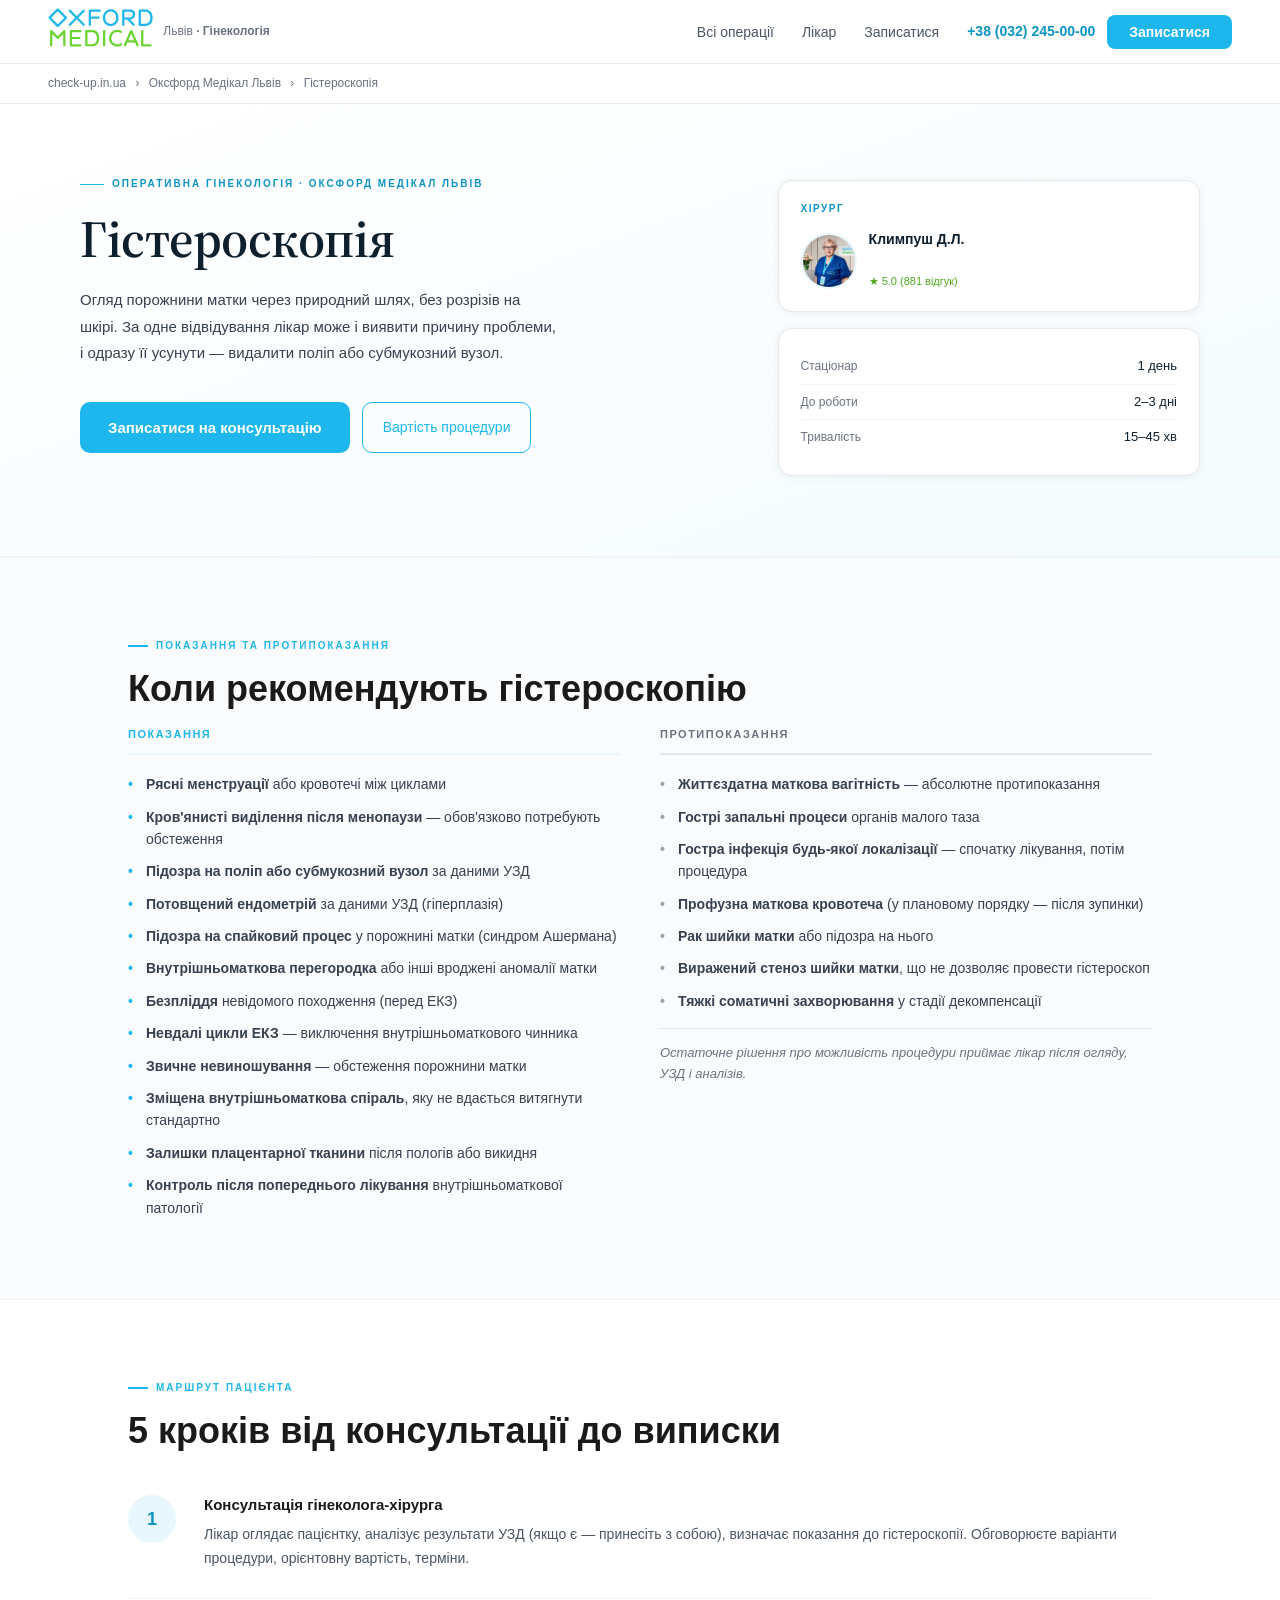
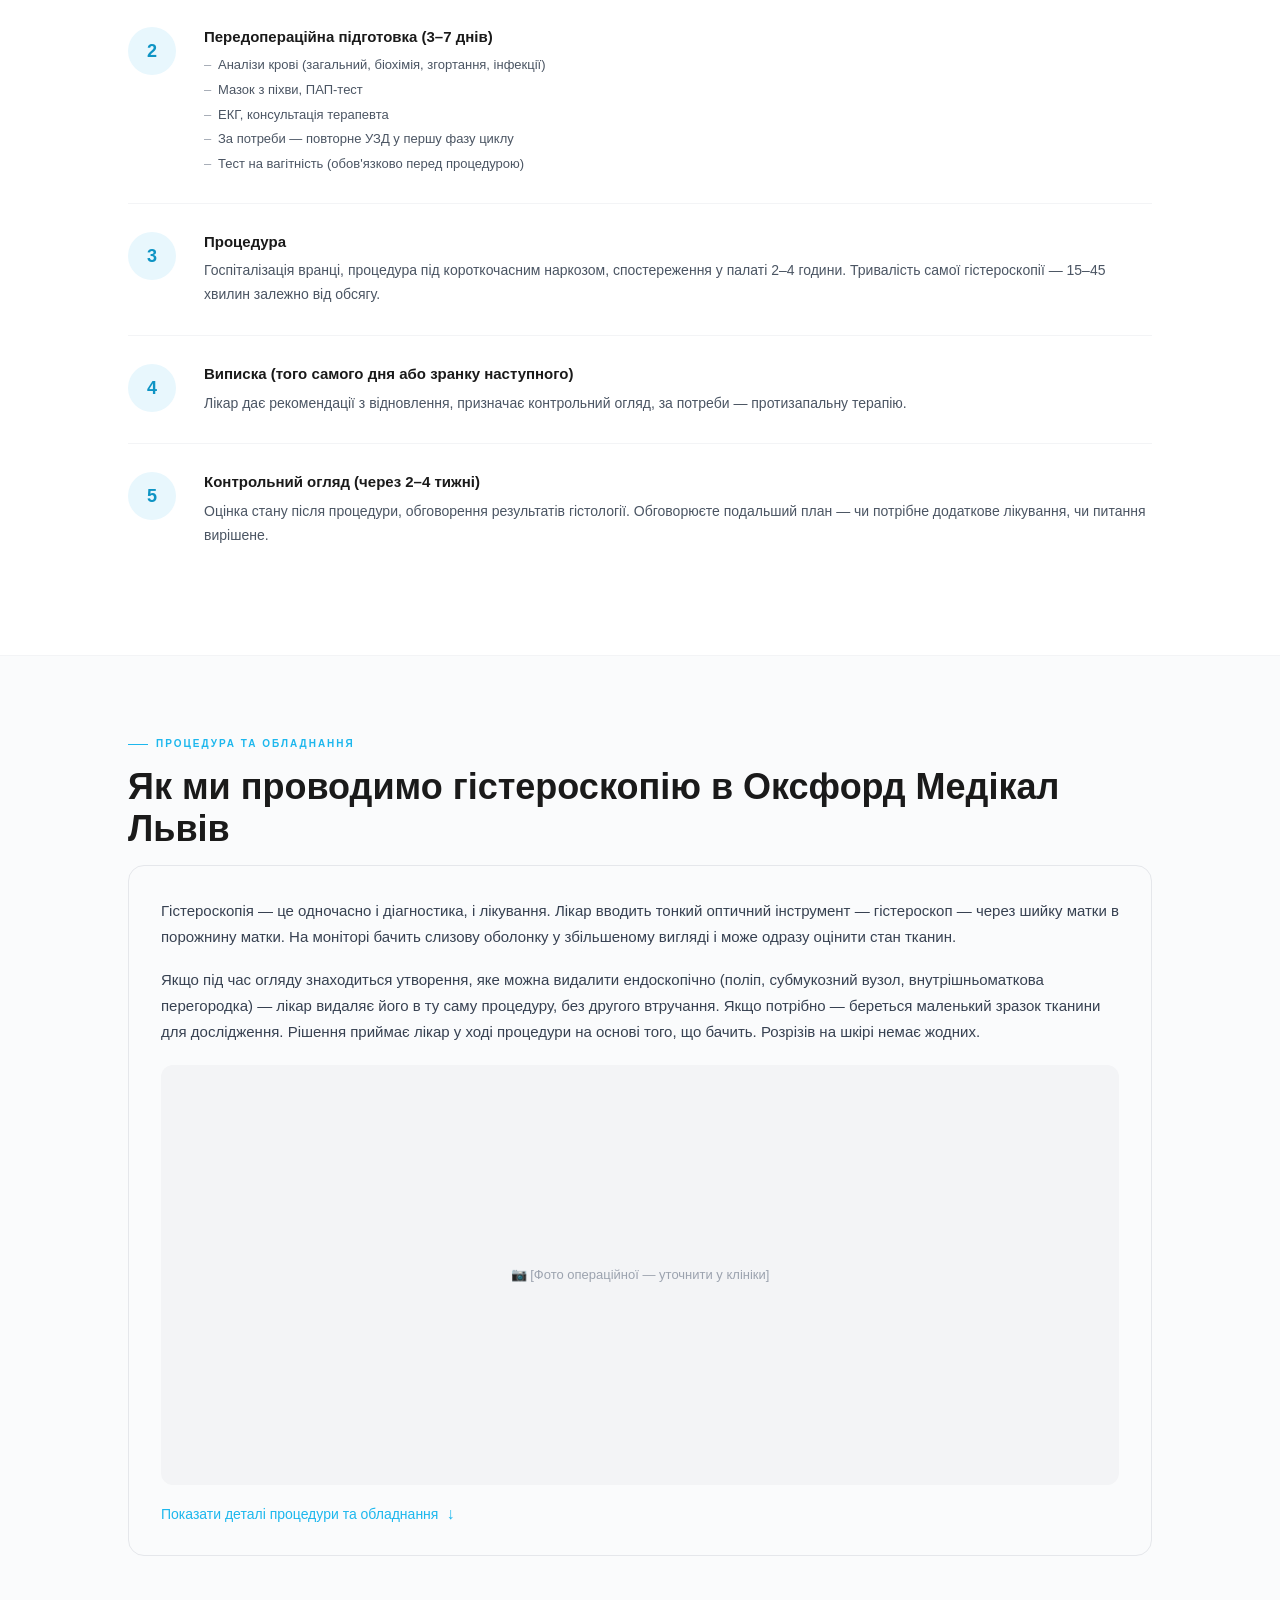
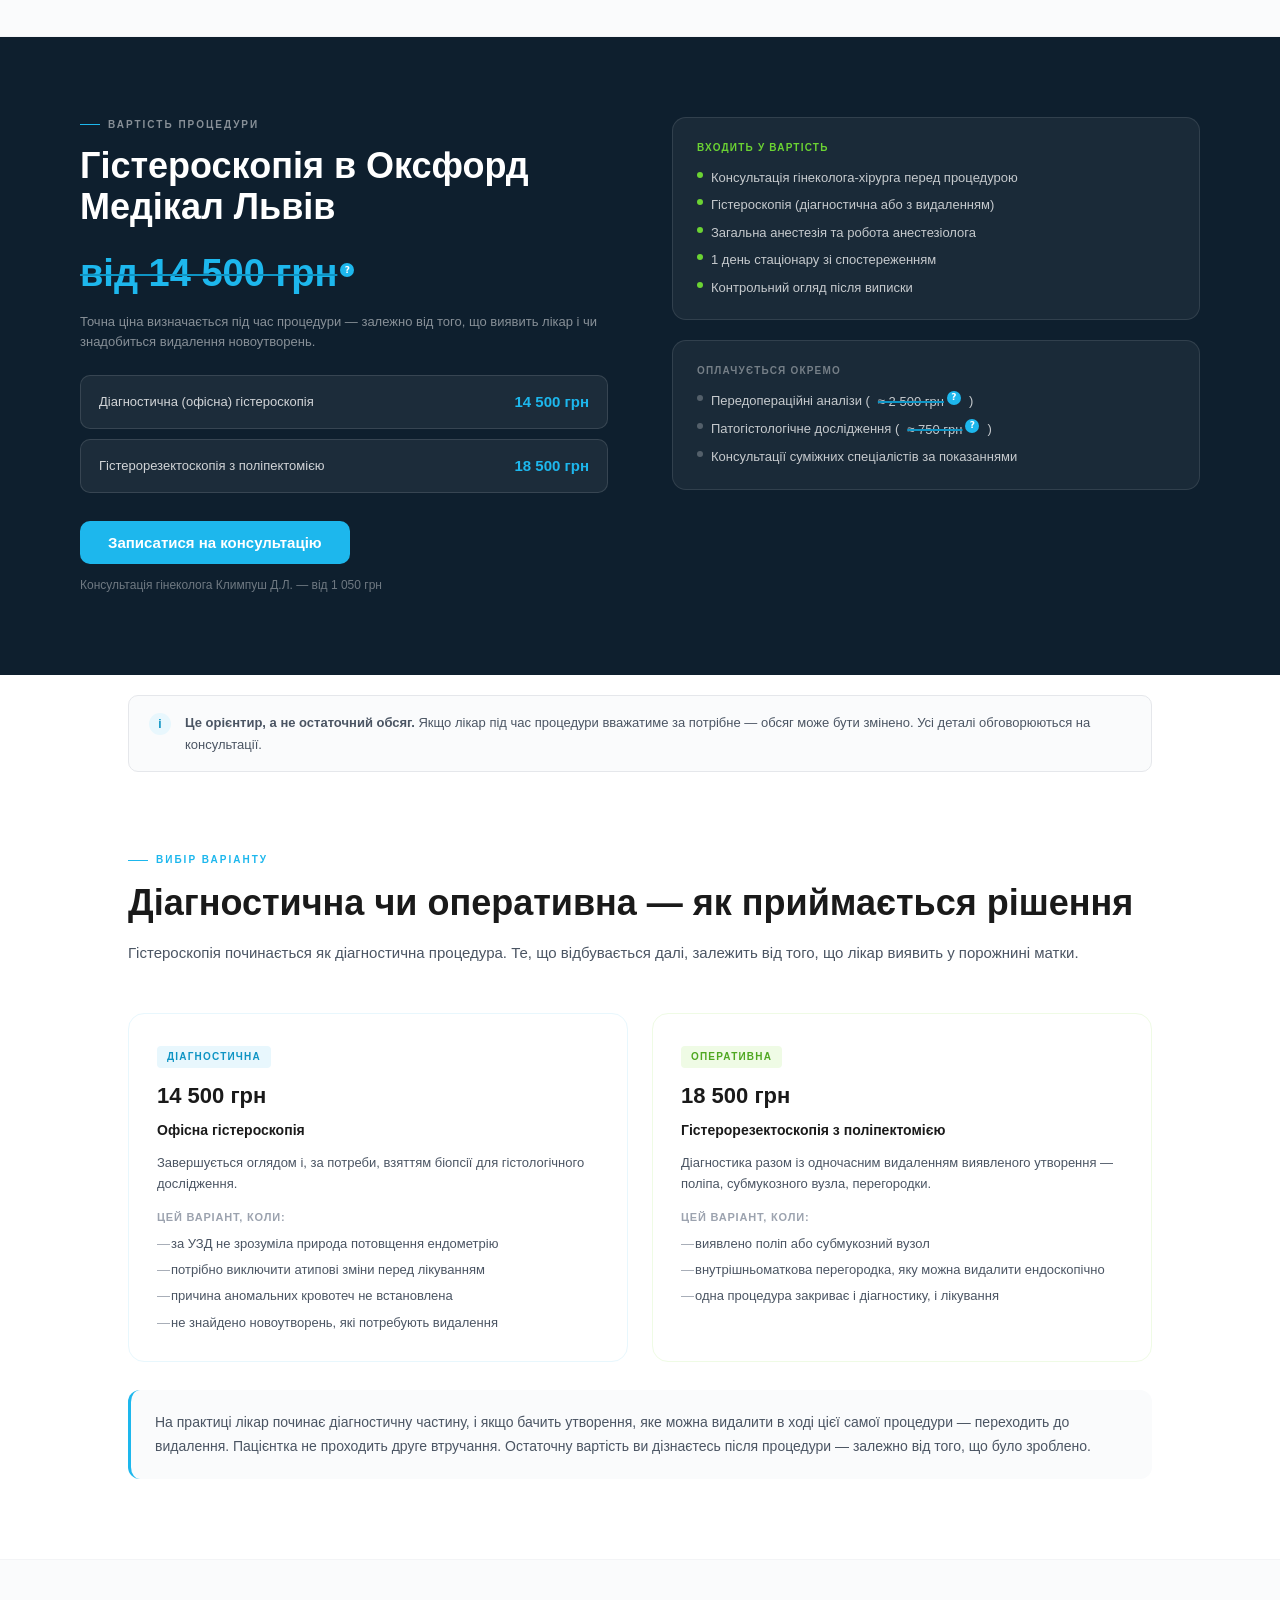
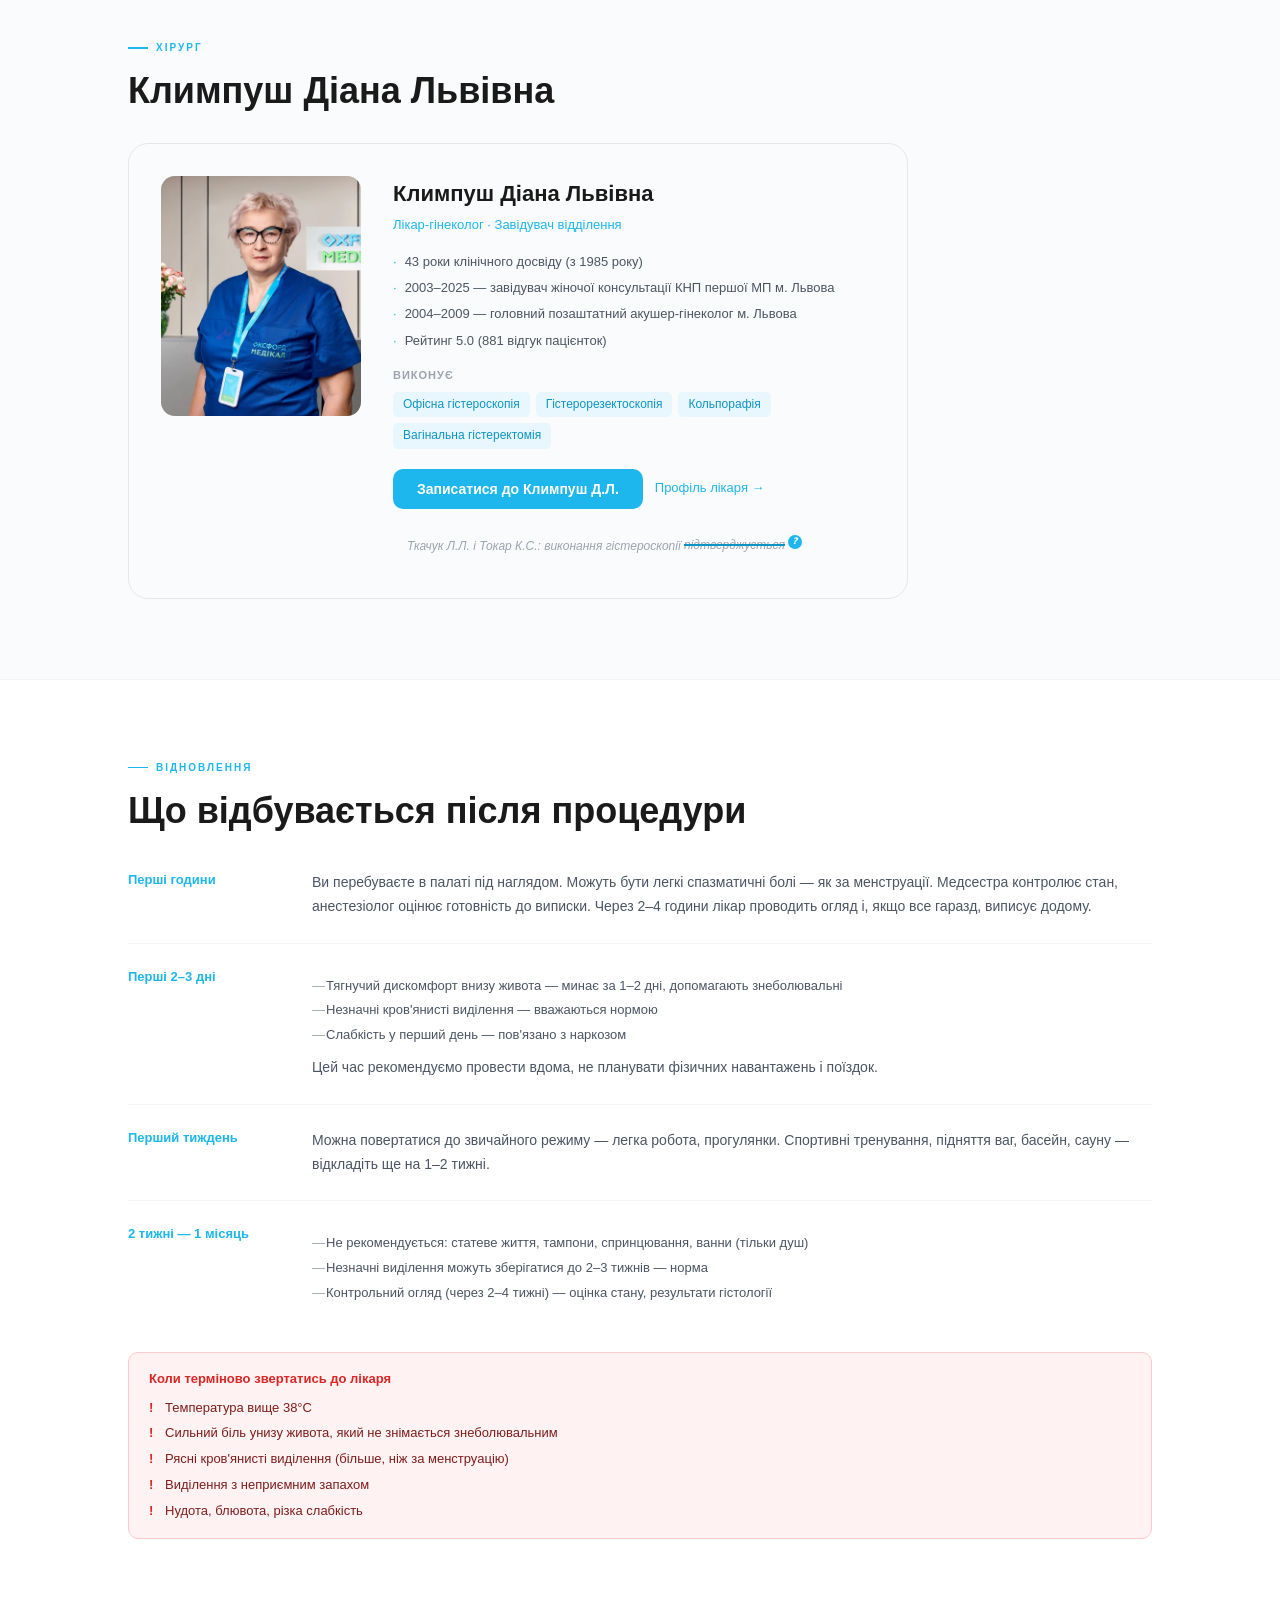
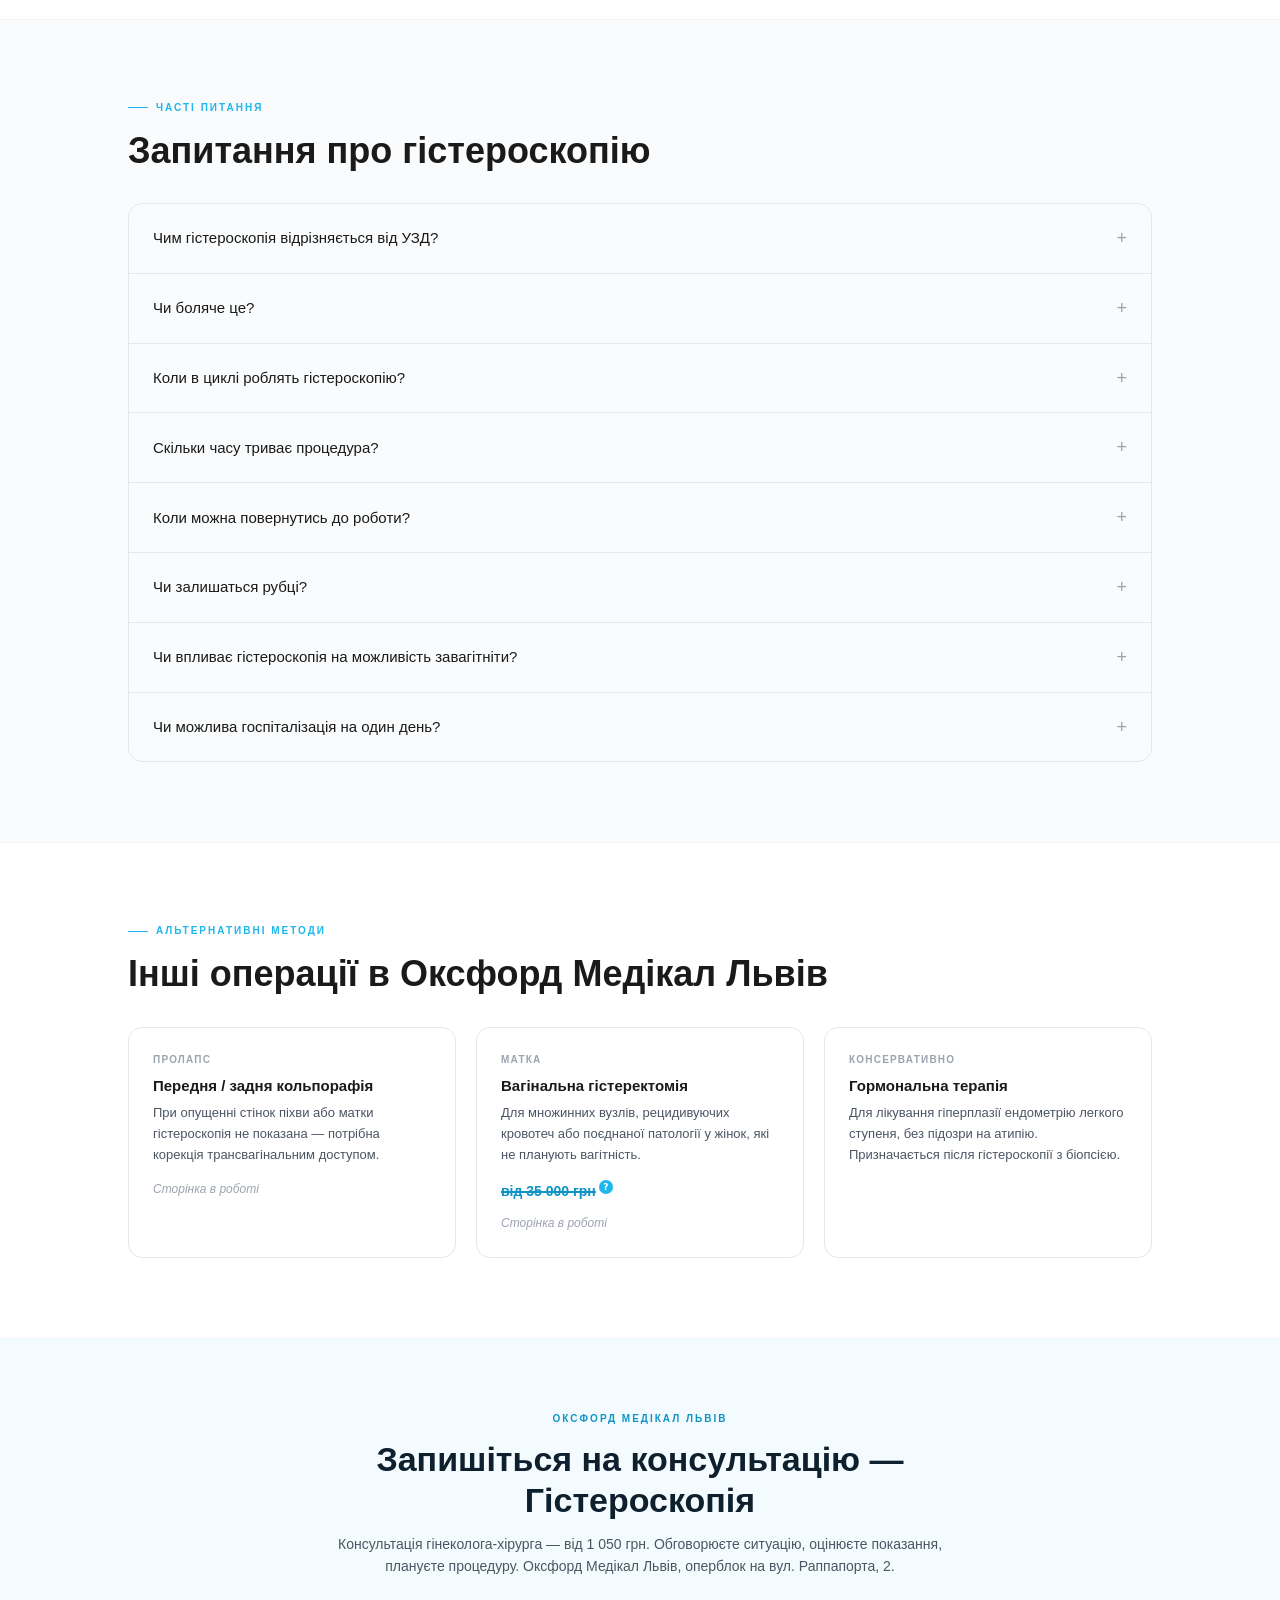
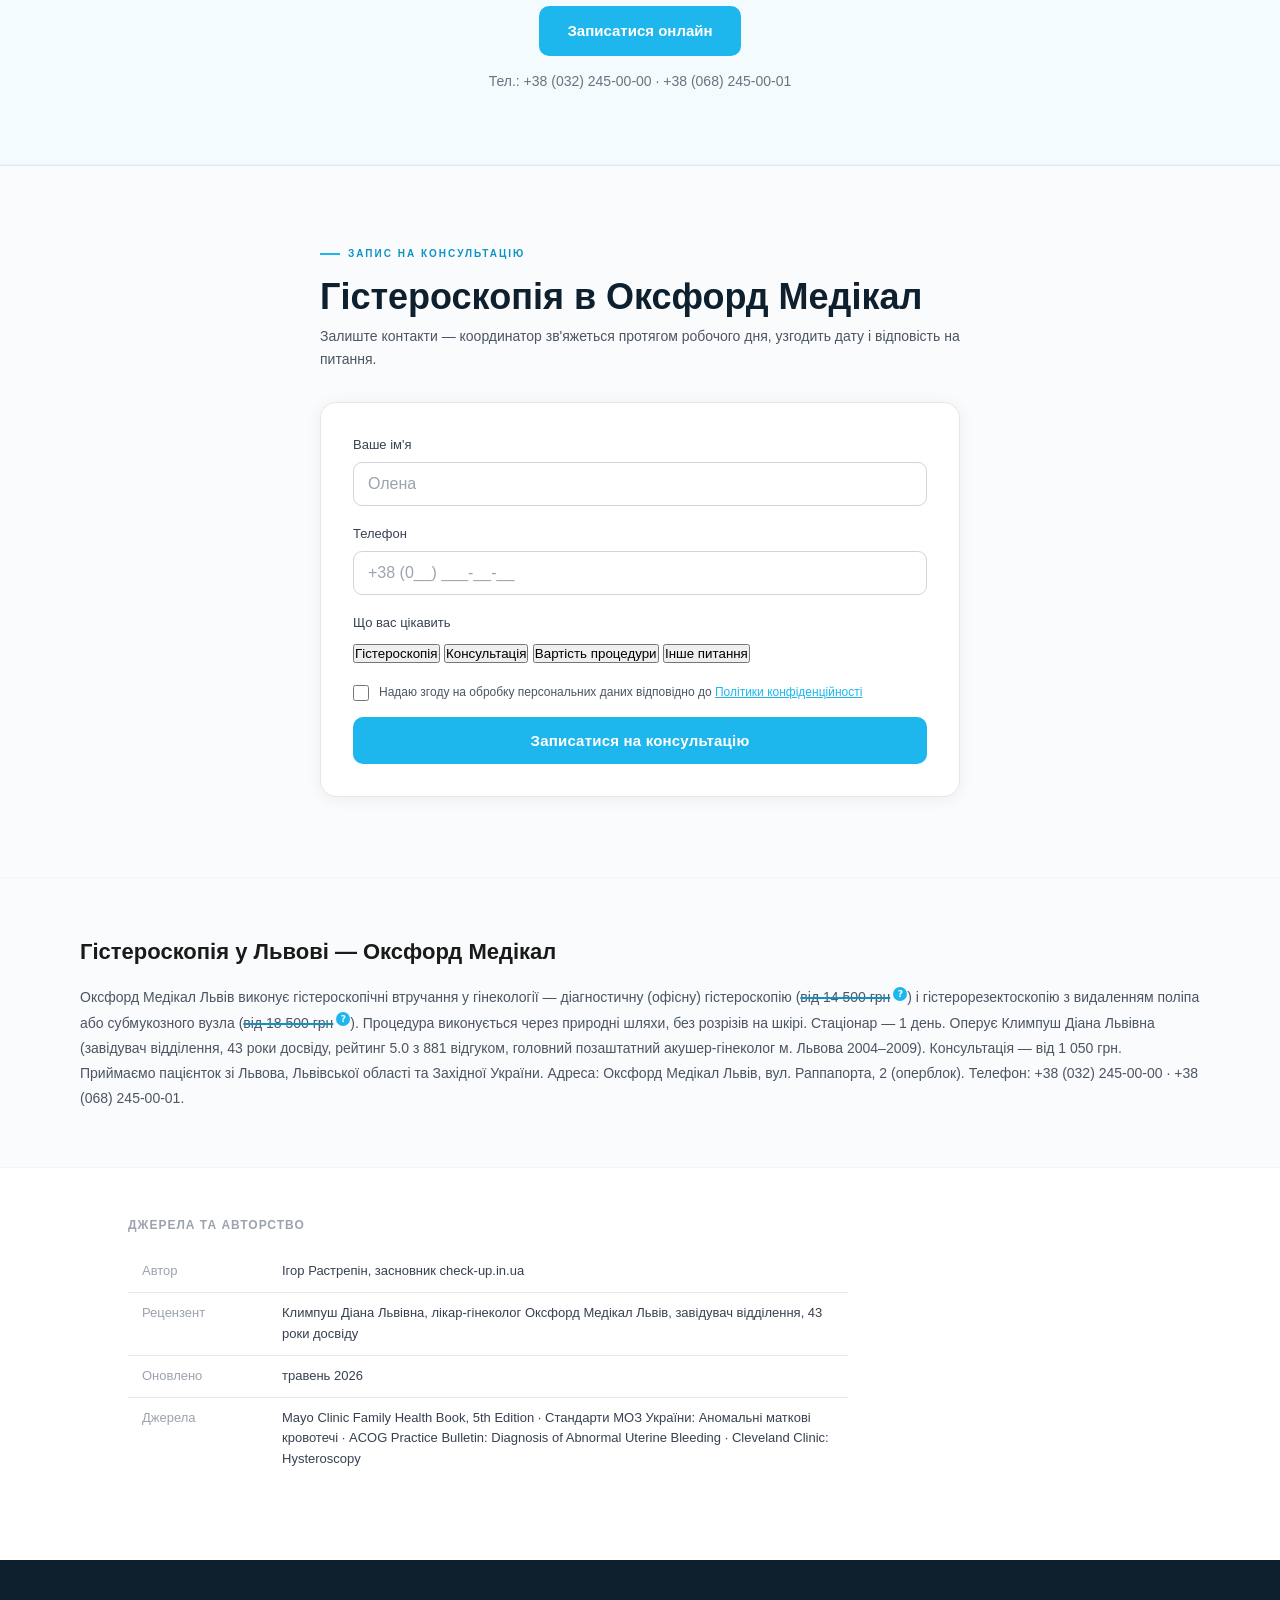
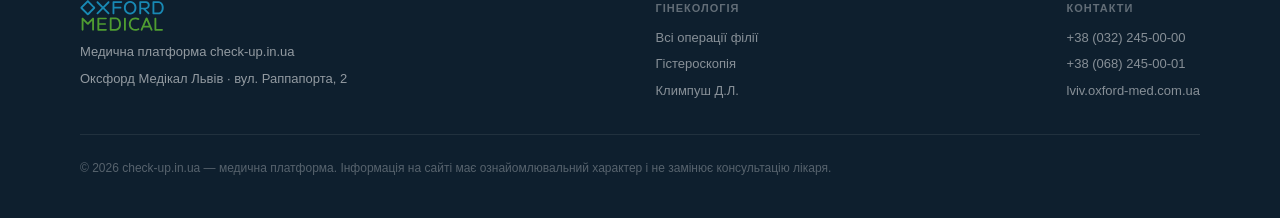
<file: lviv/gisteroskopia/index.html>
<!DOCTYPE html>
<html lang="uk">
<head>
<meta charset="UTF-8"/>
<meta name="viewport" content="width=device-width,initial-scale=1.0"/>
<title>Гістероскопія у Львові — Оксфорд Медікал, від 14 500 грн</title>
<meta name="description" content="Діагностична та оперативна гістероскопія в Оксфорд Медікал Львів. Видалення поліпів і субмукозних вузлів без розрізів на шкірі. Від 14 500 грн. Лікар вищої кваліфікації, 43 роки досвіду. Запис на консультацію онлайн."/>
<link rel="canonical" href="https://oxford-med.check-up.in.ua/lviv/gisteroskopia"/>
<meta property="og:title" content="Гістероскопія у Львові — Оксфорд Медікал, від 14 500 грн"/>
<meta property="og:description" content="Діагностична та оперативна гістероскопія в Оксфорд Медікал Львів. Без розрізів. Від 14 500 грн. Лікар 43 роки досвіду."/>
<meta property="og:image" content="https://oxford-med.check-up.in.ua/og/og-default-oxford-med.png"/>
<meta property="og:url" content="https://oxford-med.check-up.in.ua/lviv/gisteroskopia"/>
<meta property="og:type" content="article"/>
<meta property="og:site_name" content="Оксфорд Медікал · check-up.in.ua"/>
<meta property="og:locale" content="uk_UA"/>
<meta name="twitter:card" content="summary_large_image"/>
<meta name="twitter:title" content="Гістероскопія у Львові — Оксфорд Медікал, від 14 500 грн"/>
<meta name="twitter:description" content="Видалення поліпів без розрізів. Оперблок на вул. Раппапорта 2, Львів."/>
<meta name="twitter:image" content="https://oxford-med.check-up.in.ua/og/og-default-oxford-med.png"/>
<script type="application/ld+json">
[
  {
    "@context":"https://schema.org",
    "@type":"MedicalProcedure",
    "name":"Гістероскопія",
    "procedureType":"Surgical",
    "description":"Діагностична та оперативна гістероскопія — огляд і лікування порожнини матки через природний шлях без розрізів на шкірі.",
    "howPerformed":"Гістероскоп вводиться через шийку матки в порожнину матки під короткочасним внутрішньовенним наркозом.",
    "preparation":"Аналізи крові, мазок, ПАП-тест, ЕКГ, консультація терапевта за 3-7 днів до процедури.",
    "followup":"Контрольний огляд через 2-4 тижні після процедури.",
    "offers":{"@type":"Offer","price":"14500","priceCurrency":"UAH","availability":"https://schema.org/InStock","validFrom":"2026-05-01"},
    "performer":{
      "@type":"Physician",
      "name":"Климпуш Діана Львівна",
      "medicalSpecialty":"Gynecology"
    }
  },
  {
    "@context":"https://schema.org",
    "@type":"FAQPage",
    "mainEntity":[
      {"@type":"Question","name":"Чим гістероскопія відрізняється від УЗД?","acceptedAnswer":{"@type":"Answer","text":"УЗД показує зовнішні контури порожнини матки через стінку органу. Гістероскопія — пряма візуалізація: лікар бачить слизову оболонку через тонкий оптичний інструмент. Це точніше і дозволяє одразу провести точну діагностику або видалити утворення."}},
      {"@type":"Question","name":"Чи боляче це?","acceptedAnswer":{"@type":"Answer","text":"Процедура проводиться під короткочасним внутрішньовенним наркозом. Ви засинаєте, потім прокидаєтесь у палаті — без болю. Після процедури можливий легкий дискомфорт, як за менструації, який минає за 1-2 дні."}},
      {"@type":"Question","name":"Скільки часу триває процедура?","acceptedAnswer":{"@type":"Answer","text":"Діагностична гістероскопія — 15-20 хвилин. Гістероскопія з видаленням поліпа або вузла — 30-45 хвилин залежно від обсягу. Разом зі спостереженням у палаті — 4-6 годин від моменту прибуття в клініку."}},
      {"@type":"Question","name":"Коли можна повернутись до роботи?","acceptedAnswer":{"@type":"Answer","text":"Через 2-3 дні, якщо робота не пов'язана з фізичним навантаженням. Фізична робота, спорт, басейн — через 2 тижні."}}
    ]
  },
  {
    "@context":"https://schema.org",
    "@type":"BreadcrumbList",
    "itemListElement":[
      {"@type":"ListItem","position":1,"name":"check-up.in.ua","item":"https://check-up.in.ua"},
      {"@type":"ListItem","position":2,"name":"Оксфорд Медікал Львів","item":"https://oxford-med.check-up.in.ua/lviv/rappaporta"},
      {"@type":"ListItem","position":3,"name":"Гістероскопія","item":"https://oxford-med.check-up.in.ua/lviv/gisteroskopia"}
    ]
  }
]
</script>
<link rel="stylesheet" href="/assets/css/brand-tokens.css">
<link rel="preconnect" href="https://fonts.googleapis.com"/>
<link rel="preconnect" href="https://fonts.gstatic.com" crossorigin/>
<link href="https://fonts.googleapis.com/css2?family=Source+Serif+4:opsz,wght@8..60,400;8..60,600;8..60,700&family=Fixel+Display:wght@600;700&family=Fixel+Text:wght@400;500;600&display=swap" rel="stylesheet">
<style>
*,*::before,*::after{box-sizing:border-box;margin:0;padding:0}
body{font-family:'Fixel Text',sans-serif;background:#fff;color:var(--gray-900);line-height:1.6;-webkit-font-smoothing:antialiased}

/* NAV */
.nav{display:flex;align-items:center;justify-content:space-between;padding:0 48px;height:64px;border-bottom:1px solid var(--gray-200);position:sticky;top:0;background:rgba(255,255,255,.97);backdrop-filter:blur(8px);z-index:200}
.nav-brand{display:flex;align-items:center;gap:10px;text-decoration:none}
.nav-logo-img{height:40px;width:auto}
.nav-links{display:flex;gap:28px;list-style:none}
.nav-links a{text-decoration:none;color:var(--gray-600);font-size:14px;font-weight:400;cursor:pointer;transition:color .15s}
.nav-links a:hover{color:var(--ox-cyan)}
.nav-cta{background:var(--ox-cyan);color:#fff;border:none;padding:9px 22px;border-radius:8px;font-size:14px;font-weight:600;cursor:pointer;font-family:'Fixel Text',sans-serif;transition:background .2s}
.nav-cta:hover{background:var(--ox-cyan-dark)}

/* BREADCRUMB */
.breadcrumb-nav-top{font-size:12px;color:var(--gray-500);padding:10px 48px;background:#fff;border-bottom:1px solid var(--gray-200)}
.breadcrumb-nav-top a{color:var(--gray-500);text-decoration:none}
.breadcrumb-nav-top a:hover{color:var(--ox-cyan)}
.breadcrumb-nav-top span{margin:0 6px}

/* HERO */
.hero-dark{background:linear-gradient(160deg,#fff 0%,var(--ox-cyan-pale) 100%);border-bottom:1px solid var(--ox-cyan-light);padding:72px 48px 80px}
.hero-grid{max-width:1120px;margin:0 auto;display:grid;grid-template-columns:1.2fr 0.8fr;gap:64px;align-items:start}
.hero-eyebrow{font-size:10px;font-weight:600;letter-spacing:2px;text-transform:uppercase;color:var(--ox-cyan-dark);margin-bottom:18px;display:flex;align-items:center;gap:8px}
.hero-eyebrow::before{content:'';width:24px;height:1px;background:var(--ox-cyan);flex-shrink:0}
.hero-h1{font-family:'Source Serif 4',serif;font-style:normal;font-weight:600;font-size:52px;color:var(--ink);line-height:1.1;margin-bottom:20px;letter-spacing:-.5px}
.hero-sub{font-size:15px;color:var(--gray-700);line-height:1.75;margin-bottom:36px;max-width:480px}
.hero-actions{display:flex;gap:12px;flex-wrap:wrap}
.btn-primary-white{background:var(--ox-cyan);color:#fff;border:none;padding:13px 28px;border-radius:10px;font-size:15px;font-weight:600;cursor:pointer;font-family:'Fixel Text',sans-serif;transition:all .2s;text-decoration:none;display:inline-block}
.btn-primary-white:hover{background:var(--ox-cyan-dark);transform:translateY(-1px)}
.btn-ghost-white{background:transparent;color:var(--ox-cyan);border:1.5px solid var(--ox-cyan);padding:13px 20px;border-radius:10px;font-size:14px;font-weight:500;cursor:pointer;font-family:'Fixel Text',sans-serif;transition:all .2s;text-decoration:none;display:inline-block}
.btn-ghost-white:hover{border-color:var(--ox-cyan-dark);color:var(--ox-cyan-dark)}

/* HERO RIGHT */
.hero-right{display:flex;flex-direction:column;gap:16px;margin-top:4px}
.hero-surgeon-card{background:#fff;border:1.5px solid var(--gray-200);box-shadow:0 1px 8px rgba(0,0,0,.06);border-radius:14px;padding:20px 22px}
.hero-surgeon-label{font-size:10px;font-weight:600;letter-spacing:1.5px;text-transform:uppercase;color:var(--ox-cyan-dark);margin-bottom:14px}
.surgeon-mini{display:flex;align-items:center;gap:12px}
.surgeon-mini-avatar{width:56px;height:56px;border-radius:50%;border:2px solid var(--ox-cyan-light);overflow:hidden;flex-shrink:0;background:var(--gray-100)}
.surgeon-mini-avatar img{width:100%;height:100%;object-fit:cover;object-position:center top}
.surgeon-mini-name{font-size:14px;font-weight:600;color:var(--ink);line-height:1.2}
.surgeon-mini-role{font-size:12px;color:rgba(255,255,255,.55);margin-top:2px}
.surgeon-mini-rating{font-size:11px;color:var(--ox-green-dark);margin-top:4px;font-weight:500}
.hero-metrics{background:#fff;border:1.5px solid var(--gray-200);border-radius:14px;padding:20px 22px;box-shadow:0 1px 8px rgba(0,0,0,.06)}
.metric-row{display:flex;justify-content:space-between;align-items:baseline;padding:7px 0;border-bottom:1px solid var(--gray-100)}
.metric-row:last-child{border-bottom:none}
.metric-label{font-size:12px;color:var(--gray-500)}
.metric-value{font-size:13px;color:var(--ink);font-weight:500}

/* SECTION */
.section{max-width:1120px;margin:0 auto;padding:80px 48px}
.section-eyebrow{font-size:10px;font-weight:600;letter-spacing:2px;text-transform:uppercase;color:var(--ox-cyan);margin-bottom:14px;display:flex;align-items:center;gap:8px}
.section-eyebrow::before{content:'';width:20px;height:1.5px;background:var(--ox-cyan);flex-shrink:0}
.section-title{font-family:'Fixel Display',sans-serif;font-size:36px;font-weight:600;color:var(--gray-900);line-height:1.15;margin-bottom:16px}
.section-sub{font-size:15px;color:var(--gray-600);line-height:1.7;margin-bottom:48px}
.bg-gray{background:var(--gray-50);border-top:1px solid var(--gray-100);border-bottom:1px solid var(--gray-100)}
.bg-ink{background:var(--ink)}
.bg-ink-soft{background:var(--ink-soft)}

/* INDICATIONS 2-col */
.indications-grid{display:grid;grid-template-columns:1fr 1fr;gap:40px}
.ind-col-title{font-size:11px;font-weight:600;letter-spacing:1.5px;text-transform:uppercase;color:var(--ox-cyan);margin-bottom:18px;padding-bottom:10px;border-bottom:2px solid var(--ox-cyan-light)}
.ind-col-title.contra{color:var(--gray-500);border-bottom-color:var(--gray-200)}
.ind-list{list-style:none;display:flex;flex-direction:column;gap:10px}
.ind-list li{font-size:14px;color:var(--gray-700);line-height:1.6;padding-left:18px;position:relative}
.ind-list li::before{content:'•';position:absolute;left:0;color:var(--ox-cyan);font-weight:700}
.ind-list.contra li::before{color:var(--gray-400)}
.ind-note{font-size:13px;color:var(--gray-500);font-style:italic;margin-top:16px;padding-top:14px;border-top:1px solid var(--gray-200)}

/* ROUTE STEPS */
.route-steps{display:flex;flex-direction:column;gap:0}
.route-step{display:grid;grid-template-columns:52px 1fr;gap:24px;padding:28px 0;border-bottom:1px solid var(--gray-100)}
.route-step:last-child{border-bottom:none}
.step-num{width:48px;height:48px;border-radius:50%;background:var(--ox-cyan-light);color:var(--ox-cyan-dark);font-size:18px;font-weight:700;display:flex;align-items:center;justify-content:center;flex-shrink:0;font-family:'Fixel Display',sans-serif}
.step-title{font-size:15px;font-weight:600;color:var(--gray-900);margin-bottom:8px;line-height:1.3}
.step-desc{font-size:14px;color:var(--gray-600);line-height:1.7}
.step-sub-list{list-style:none;margin-top:8px;display:flex;flex-direction:column;gap:4px}
.step-sub-list li{font-size:13px;color:var(--gray-600);padding-left:14px;position:relative}
.step-sub-list li::before{content:'–';position:absolute;left:0;color:var(--gray-400)}

/* EXPAND BLOCK */
.expand-block{border:1.5px solid var(--gray-200);border-radius:16px;overflow:hidden}
.expand-preview{padding:32px}
.expand-preview p{font-size:15px;color:var(--gray-700);line-height:1.75;margin-bottom:16px}
.expand-placeholder-img{width:100%;aspect-ratio:16/7;background:var(--gray-100);border-radius:12px;display:flex;align-items:center;justify-content:center;margin:20px 0;font-size:13px;color:var(--gray-400)}
.expand-toggle{display:flex;align-items:center;gap:8px;background:none;border:none;cursor:pointer;font-family:'Fixel Text',sans-serif;font-size:14px;font-weight:500;color:var(--ox-cyan);padding:0;margin-top:8px;transition:color .15s}
.expand-toggle:hover{color:var(--ox-cyan-dark)}
.expand-toggle-icon{font-size:16px;transition:transform .3s}
.expand-content{overflow:hidden;max-height:0;transition:max-height .4s ease}
.expand-content.open{max-height:3000px}
.expand-inner{padding:0 32px 32px;border-top:1px solid var(--gray-100)}
.expand-inner p{font-size:14px;color:var(--gray-700);line-height:1.8;margin-bottom:14px}
.equip-divider{margin:28px 0;border:none;border-top:1.5px solid var(--gray-100)}
.equip-label{font-size:11px;font-weight:600;letter-spacing:1.5px;text-transform:uppercase;color:var(--gray-400);margin:24px 0 16px}
.equip-list{display:flex;flex-direction:column;gap:16px}
.equip-item{background:var(--gray-50);border-radius:12px;padding:20px 22px}
.equip-item-name{font-size:14px;font-weight:600;color:var(--gray-900);margin-bottom:6px}
.equip-item-desc{font-size:13px;color:var(--gray-600);line-height:1.65}
.placeholder-note{background:var(--ox-cyan-light);border:1px solid var(--ox-cyan);border-radius:8px;padding:10px 16px;font-size:12px;color:var(--ox-cyan-dark);margin-bottom:16px;font-weight:500}

/* PRICE BLOCK */
.price-section{background:var(--ink);padding:80px 48px}
.price-inner{max-width:1120px;margin:0 auto;display:grid;grid-template-columns:1fr 1fr;gap:64px;align-items:start}
.price-left-eyebrow{font-size:10px;font-weight:600;letter-spacing:2px;text-transform:uppercase;color:rgba(255,255,255,.5);margin-bottom:12px;display:flex;align-items:center;gap:8px}
.price-left-eyebrow::before{content:'';width:20px;height:1px;background:var(--ox-cyan);flex-shrink:0}
.price-title{font-family:'Fixel Display',sans-serif;font-size:36px;font-weight:600;color:#fff;margin-bottom:8px;line-height:1.15}
.price-from{font-size:38px;font-weight:700;color:var(--ox-cyan);margin:16px 0 8px;font-family:'Fixel Display',sans-serif}
.price-from-note{font-size:13px;color:rgba(255,255,255,.5);margin-bottom:24px;line-height:1.5}
.price-variants{display:flex;flex-direction:column;gap:10px;margin-bottom:28px}
.price-variant{background:rgba(255,255,255,.06);border:1px solid rgba(255,255,255,.12);border-radius:10px;padding:14px 18px;display:flex;justify-content:space-between;align-items:center}
.pv-name{font-size:13px;color:rgba(255,255,255,.8);font-weight:500}
.pv-price{font-size:15px;font-weight:700;color:var(--ox-cyan)}
.btn-price-cta{background:var(--ox-cyan);border:none;color:#fff;padding:13px 28px;border-radius:10px;font-size:15px;font-weight:600;cursor:pointer;font-family:'Fixel Text',sans-serif;transition:background .2s;text-decoration:none;display:inline-block}
.btn-price-cta:hover{background:var(--ox-cyan-dark)}
.price-consult{font-size:12px;color:rgba(255,255,255,.4);margin-top:12px}
.price-right{display:flex;flex-direction:column;gap:20px}
.price-includes,.price-excludes{background:rgba(255,255,255,.05);border:1px solid rgba(255,255,255,.1);border-radius:14px;padding:22px 24px}
.pi-label{font-size:10px;font-weight:600;letter-spacing:1.2px;text-transform:uppercase;margin-bottom:12px}
.pi-inc{color:var(--ox-green)}
.pi-exc{color:rgba(255,255,255,.4)}
.pi-list{list-style:none;display:flex;flex-direction:column;gap:8px}
.pi-list li{font-size:13px;color:rgba(255,255,255,.75);display:flex;align-items:flex-start;gap:8px;line-height:1.5}
.pi-list li .pi-dot{flex-shrink:0;margin-top:4px;width:6px;height:6px;border-radius:50%}
.pi-inc-dot{background:var(--ox-green)}
.pi-exc-dot{background:rgba(255,255,255,.25)}

/* DECISION BLOCK */
.decision-grid{display:grid;grid-template-columns:1fr 1fr;gap:24px;margin-bottom:28px}
.decision-card{border:1.5px solid var(--gray-200);border-radius:16px;padding:28px}
.decision-card.diag{border-color:var(--ox-cyan-light)}
.decision-card.oper{border-color:var(--ox-green-light)}
.decision-tag{font-size:10px;font-weight:600;letter-spacing:1.2px;text-transform:uppercase;margin-bottom:10px;display:inline-block;padding:3px 10px;border-radius:4px}
.dt-diag{background:var(--ox-cyan-light);color:var(--ox-cyan-dark)}
.dt-oper{background:var(--ox-green-light);color:var(--ox-green-dark)}
.decision-price{font-size:22px;font-weight:700;color:var(--gray-900);margin-bottom:6px;font-family:'Fixel Display',sans-serif}
.decision-name{font-size:14px;font-weight:600;color:var(--gray-800);margin-bottom:10px}
.decision-desc{font-size:13px;color:var(--gray-600);line-height:1.65;margin-bottom:14px}
.decision-when{font-size:11px;font-weight:600;text-transform:uppercase;letter-spacing:.8px;color:var(--gray-400);margin-bottom:8px}
.decision-list{list-style:none;display:flex;flex-direction:column;gap:6px}
.decision-list li{font-size:13px;color:var(--gray-600);padding-left:14px;position:relative;line-height:1.55}
.decision-list li::before{content:'—';position:absolute;left:0;color:var(--gray-400)}
.decision-note{background:var(--gray-50);border-radius:12px;padding:20px 24px;font-size:14px;color:var(--gray-600);line-height:1.75;border-left:3px solid var(--ox-cyan)}

/* DOCTOR CARD */
.doc-card-single{border:1.5px solid var(--gray-200);border-radius:20px;padding:32px;max-width:780px;display:grid;grid-template-columns:200px 1fr;gap:32px;align-items:start}
.doc-card-single:hover{border-color:var(--ox-cyan);box-shadow:0 4px 32px rgba(29,183,237,.1)}
.doc-photo-single{border-radius:14px;overflow:hidden;aspect-ratio:200/240;background:var(--gray-100)}
.doc-photo-single img{width:100%;height:100%;object-fit:cover;object-position:center top}
.doc-name-single{font-family:'Fixel Display',sans-serif;font-size:22px;font-weight:600;color:var(--gray-900);margin-bottom:4px}
.doc-role-single{font-size:13px;color:var(--ox-cyan);font-weight:500;margin-bottom:16px}
.doc-creds-single{display:flex;flex-direction:column;gap:6px;margin-bottom:16px}
.doc-cred{font-size:13px;color:var(--gray-600);line-height:1.55;display:flex;gap:8px;align-items:flex-start}
.doc-cred::before{content:'·';color:var(--ox-cyan);flex-shrink:0}
.doc-performs-title{font-size:11px;font-weight:600;text-transform:uppercase;letter-spacing:1px;color:var(--gray-400);margin-bottom:8px}
.doc-performs-tags{display:flex;flex-wrap:wrap;gap:6px;margin-bottom:20px}
.doc-tag{font-size:12px;color:var(--ox-cyan-dark);background:var(--ox-cyan-light);border-radius:5px;padding:3px 10px;font-weight:500}
.doc-actions-row{display:flex;gap:12px;align-items:center}
.btn-doc-book{background:var(--ox-cyan);border:none;color:#fff;padding:12px 24px;border-radius:10px;font-size:14px;font-weight:600;cursor:pointer;font-family:'Fixel Text',sans-serif;transition:background .2s}
.btn-doc-book:hover{background:var(--ox-cyan-dark)}
.btn-doc-profile{font-size:13px;color:var(--ox-cyan);text-decoration:none;font-weight:500;display:flex;align-items:center;gap:4px}
.btn-doc-profile:hover{text-decoration:underline}
.doc-clarify{font-size:12px;color:var(--gray-400);margin-top:16px;font-style:italic;background:var(--gray-50);border-radius:8px;padding:10px 14px}

/* RECOVERY TIMELINE */
.recovery-list{display:flex;flex-direction:column;gap:0}
.recovery-item{display:grid;grid-template-columns:160px 1fr;gap:24px;padding:24px 0;border-bottom:1px solid var(--gray-100)}
.recovery-item:last-child{border-bottom:none}
.recovery-period{font-size:13px;font-weight:600;color:var(--ox-cyan);line-height:1.4}
.recovery-content h4{font-size:14px;font-weight:600;color:var(--gray-900);margin-bottom:8px}
.recovery-content p{font-size:14px;color:var(--gray-600);line-height:1.7}
.recovery-content ul{list-style:none;margin-top:8px;display:flex;flex-direction:column;gap:4px}
.recovery-content ul li{font-size:13px;color:var(--gray-600);padding-left:14px;position:relative}
.recovery-content ul li::before{content:'—';position:absolute;left:0;color:var(--gray-400)}
.recovery-alert{background:#fef3f2;border:1px solid #fecaca;border-radius:10px;padding:16px 20px;margin-top:24px}
.recovery-alert-title{font-size:13px;font-weight:600;color:#dc2626;margin-bottom:8px}
.recovery-alert-list{list-style:none;display:flex;flex-direction:column;gap:5px}
.recovery-alert-list li{font-size:13px;color:#7f1d1d;padding-left:16px;position:relative}
.recovery-alert-list li::before{content:'!';position:absolute;left:0;color:#dc2626;font-weight:700}

/* FAQ */
.faq-list{display:flex;flex-direction:column;border:1px solid var(--gray-200);border-radius:14px;overflow:hidden}
.faq-item{border-bottom:1px solid var(--gray-200)}
.faq-item:last-child{border-bottom:none}
.faq-q{display:flex;align-items:center;justify-content:space-between;padding:20px 24px;cursor:pointer;font-size:15px;font-weight:500;color:var(--gray-900);transition:background .15s;gap:12px}
.faq-q:hover{background:var(--gray-50)}
.faq-q.open{color:var(--ox-cyan)}
.faq-icon{font-size:18px;color:var(--gray-400);transition:transform .2s;flex-shrink:0}
.faq-q.open .faq-icon{transform:rotate(45deg);color:var(--ox-cyan)}
.faq-a{overflow:hidden;max-height:0;padding:0 24px;font-size:14px;color:var(--gray-600);line-height:1.7;transition:max-height .3s ease,padding .3s ease}
.faq-a.open{max-height:600px;padding:0 24px 20px}

/* ALTERNATIVES */
.alt-grid{display:grid;grid-template-columns:repeat(3,1fr);gap:20px}
.alt-card{border:1.5px solid var(--gray-200);border-radius:14px;padding:24px;transition:all .2s}
.alt-card:hover{border-color:var(--ox-cyan-light);box-shadow:0 2px 16px rgba(29,183,237,.08)}
.alt-card-tag{font-size:10px;font-weight:600;letter-spacing:1.2px;text-transform:uppercase;color:var(--gray-400);margin-bottom:8px}
.alt-card-name{font-size:15px;font-weight:600;color:var(--gray-900);margin-bottom:8px;line-height:1.3}
.alt-card-desc{font-size:13px;color:var(--gray-600);line-height:1.6;margin-bottom:14px}
.alt-card-price{font-size:14px;font-weight:600;color:var(--ox-cyan-dark);margin-bottom:12px}
.alt-card-link{font-size:13px;color:var(--ox-cyan);font-weight:500;display:flex;align-items:center;gap:4px;text-decoration:none}
.alt-card-link:hover{text-decoration:underline}
.alt-card-soon{font-size:12px;color:var(--gray-400);font-style:italic}

/* CTA BANNER */
.cta-banner{background:var(--ox-cyan-pale);border-top:1px solid var(--ox-cyan-light);border-bottom:1px solid var(--ox-cyan-light);padding:72px 48px;text-align:center}
.cta-banner-inner{max-width:640px;margin:0 auto}
.cta-banner-eyebrow{font-size:10px;font-weight:600;letter-spacing:2px;text-transform:uppercase;color:var(--ox-cyan-dark);margin-bottom:12px}
.cta-banner-title{font-family:'Fixel Display',sans-serif;font-size:34px;font-weight:600;color:var(--ink);margin-bottom:12px;line-height:1.2}
.cta-banner-sub{font-size:14px;color:var(--gray-600);margin-bottom:28px;line-height:1.6}
.cta-banner-phone{font-size:14px;color:var(--gray-500);margin-top:14px}

/* INLINE FORM */
.inline-form-section{background:var(--gray-50);padding:80px 48px;border-top:1px solid var(--gray-200)}
.inline-form-inner{max-width:640px;margin:0 auto}
.inline-form-eyebrow{font-size:10px;font-weight:600;letter-spacing:2px;text-transform:uppercase;color:var(--ox-cyan-dark);margin-bottom:14px;display:flex;align-items:center;gap:8px}
.inline-form-eyebrow::before{content:'';width:20px;height:1.5px;background:var(--ox-cyan);flex-shrink:0}
.inline-form-title{font-family:'Fixel Display',sans-serif;font-size:36px;font-weight:600;color:var(--ink);margin-bottom:8px;line-height:1.15}
.inline-form-sub{font-size:14px;color:var(--gray-600);margin-bottom:32px;line-height:1.6}
.if-form{background:#fff;border:1.5px solid var(--gray-200);border-radius:16px;padding:32px;box-shadow:0 2px 16px rgba(0,0,0,.06)}
.if-field{margin-bottom:18px}
.if-field label{display:block;font-size:13px;font-weight:500;color:var(--gray-700);margin-bottom:6px}
.if-field input,.if-field select{width:100%;padding:12px 14px;border:1.5px solid var(--gray-300);border-radius:9px;font-family:'Fixel Text',sans-serif;font-size:16px;color:var(--ink);background:#fff;outline:none;transition:border-color .15s;box-sizing:border-box}
.if-field input::placeholder{color:var(--gray-400)}
.if-field input:focus,.if-field select:focus{border-color:var(--ox-cyan)}
.if-field select{cursor:pointer;appearance:none;background-image:url("data:image/svg+xml,%3Csvg xmlns='http://www.w3.org/2000/svg' width='16' height='16' viewBox='0 0 24 24' fill='none' stroke='%236b7280' stroke-width='2'%3E%3Cpolyline points='6 9 12 15 18 9'/%3E%3C/svg%3E");background-repeat:no-repeat;background-position:right 12px center}
.if-field select option{background:#fff;color:var(--ink)}
.if-field input.if-err{border-color:#fca5a5}
.if-ferr{color:#fca5a5;font-size:11px;margin-top:4px;display:none}
.if-consent{display:flex;align-items:flex-start;gap:10px;margin:16px 0;font-size:12px;color:var(--gray-600);line-height:1.5;cursor:pointer}
.if-consent input{margin-top:2px;flex-shrink:0;cursor:pointer;width:16px;height:16px;accent-color:var(--ox-cyan)}
.if-consent a{color:var(--ox-cyan);text-decoration:underline}
.if-honey{display:none}
.if-submit{width:100%;background:var(--ox-cyan);border:none;border-radius:10px;padding:15px;font-family:'Fixel Text',sans-serif;font-size:15px;font-weight:600;color:#fff;cursor:pointer;transition:background .2s;letter-spacing:.2px}
.if-submit:hover{background:var(--ox-cyan-dark)}
.if-success{display:none;text-align:center;padding:40px 20px}
.if-success-icon{font-size:48px;color:var(--ox-green);margin-bottom:16px}
.if-success-title{font-family:'Fixel Display',sans-serif;font-size:22px;color:var(--ink);margin-bottom:8px}
.if-success-sub{font-size:14px;color:var(--gray-600)}

/* GEO + EEAT */
.geo-block{background:var(--gray-50);border-top:1px solid var(--gray-100);border-bottom:1px solid var(--gray-100);padding:56px 48px}
.geo-inner{max-width:1120px;margin:0 auto}
.geo-title{font-family:'Fixel Display',sans-serif;font-size:22px;font-weight:600;color:var(--gray-900);margin-bottom:16px}
.geo-text{font-size:14px;color:var(--gray-600);line-height:1.8}
.eeat-section{max-width:1120px;margin:0 auto;padding:48px 48px 80px}
.eeat-title{font-size:12px;font-weight:600;text-transform:uppercase;letter-spacing:1px;color:var(--gray-400);margin-bottom:16px}
.eeat-table{width:100%;border-collapse:collapse;max-width:720px}
.eeat-table td{padding:10px 14px;font-size:13px;border-bottom:1px solid var(--gray-200);color:var(--gray-700);vertical-align:top}
.eeat-table td:first-child{color:var(--gray-400);font-weight:500;width:140px;white-space:nowrap}
.eeat-table tr:last-child td{border-bottom:none}

/* FOOTER */
.footer{background:var(--ink);color:rgba(255,255,255,.55);padding:40px 48px;font-size:13px}
.footer-inner{max-width:1120px;margin:0 auto;display:flex;justify-content:space-between;align-items:flex-start;gap:40px;flex-wrap:wrap}
.footer-brand{display:flex;align-items:center;gap:10px;margin-bottom:10px;text-decoration:none}
.footer-logo-img{height:32px;opacity:.7}
.footer-col-title{font-size:11px;font-weight:600;text-transform:uppercase;letter-spacing:1px;color:rgba(255,255,255,.35);margin-bottom:10px}
.footer-links{list-style:none;display:flex;flex-direction:column;gap:6px}
.footer-links a{color:rgba(255,255,255,.5);text-decoration:none;font-size:13px;transition:color .15s}
.footer-links a:hover{color:rgba(255,255,255,.85)}
.footer-legal{border-top:1px solid rgba(255,255,255,.08);margin-top:32px;padding-top:24px;font-size:12px;color:rgba(255,255,255,.3);max-width:1120px;margin-left:auto;margin-right:auto}

/* UNCONFIRMED placeholder style */
.unconfirmed{text-decoration:line-through;text-decoration-color:var(--ox-cyan-dark);text-decoration-thickness:1.5px;cursor:help;position:relative}
.unconfirmed::after{content:'?';display:inline-flex;align-items:center;justify-content:center;width:14px;height:14px;border-radius:50%;background:var(--ox-cyan);color:white;font-size:9px;font-weight:700;text-decoration:none;vertical-align:super;margin-left:3px;font-family:-apple-system,system-ui,sans-serif}
.unconfirmed:hover{background:var(--ox-cyan-pale)}

/* BURGER NAV */
.nav-city{font-size:12px;color:var(--gray-500);white-space:nowrap}
.nav-burger{display:none;background:none;border:none;padding:8px;cursor:pointer;flex-direction:column;gap:4px}
.nav-burger span{display:block;width:22px;height:2px;background:var(--ink);border-radius:2px;transition:transform .2s,opacity .2s}
.nav-burger.open span:nth-child(1){transform:translateY(6px) rotate(45deg)}
.nav-burger.open span:nth-child(2){opacity:0}
.nav-burger.open span:nth-child(3){transform:translateY(-6px) rotate(-45deg)}
.nav-menu{display:flex;align-items:center;gap:28px}
.nav-contacts{display:flex;align-items:center;gap:12px}
.nav-phone{color:var(--ox-cyan-dark);font-weight:600;text-decoration:none;font-size:14px}

/* PROGRAM NOTE */
.program-note{background:var(--gray-50);border:1px solid var(--gray-200);border-radius:10px;padding:16px 20px;display:flex;gap:14px;align-items:flex-start;margin-top:20px}
.program-note-icon{display:inline-flex;align-items:center;justify-content:center;width:22px;height:22px;min-width:22px;border-radius:50%;background:var(--ox-cyan-light);color:var(--ox-cyan-dark);font-size:12px;font-weight:700;flex-shrink:0;margin-top:1px;font-style:normal}
.program-note p{font-size:13px;color:var(--gray-600);line-height:1.65}

#appointment{scroll-margin-top:80px}
.modal-content h3{word-break:break-word}@media(max-width:480px){#bookingModal>div,#booking-modal>div{padding:24px 20px}}

@media(max-width:768px){
  .hero-grid,.indications-grid,.price-inner,.decision-grid,.doc-card-single,.alt-grid{grid-template-columns:1fr}
  .hero-dark,.section,.price-section,.inline-form-section,.geo-block,.eeat-section,.cta-banner,.footer{padding-left:20px;padding-right:20px}
  .breadcrumb-nav-top{padding-left:20px;padding-right:20px}
  .nav{padding:0 20px}
  .nav-burger{display:flex}
  .nav-menu{position:fixed;top:64px;left:0;right:0;bottom:0;background:white;padding:24px;transform:translateX(100%);transition:transform .25s ease;flex-direction:column;gap:0;z-index:99;overflow-y:auto}
  .nav-menu.open{transform:translateX(0)}
  .nav-links{flex-direction:column;gap:0;width:100%}
  .nav-links li{border-bottom:1px solid var(--gray-200)}
  .nav-links a{display:block;padding:16px 0;font-size:16px;color:var(--ink)}
  .nav-contacts{margin-top:auto;padding-top:24px;border-top:1px solid var(--gray-200);flex-direction:column;gap:12px;align-items:flex-start}
  .nav-phone{font-size:16px}
  .nav-cta{width:100%;padding:14px;text-align:center}
  .hero-h1{font-size:34px}
  .section-title,.price-title,.inline-form-title{font-size:26px}
  .recovery-item{grid-template-columns:1fr}
}
</style>

<script src="/assets/js/nav.js" defer></script>
</head>
<body>

<!-- NAV -->
<nav class="nav">
  <div class="nav-brand">
    <a href="/lviv/rappaporta"><img src="/assets/logo/oxford-medical-logo.svg" alt="Oxford Medical" class="nav-logo-img"></a>
    <div class="nav-city">Львів <b>· Гінекологія</b></div>
  </div>
  <button class="nav-burger" aria-label="Меню" aria-expanded="false" onclick="toggleNav(this)">
    <span></span><span></span><span></span>
  </button>
  <div class="nav-menu">
    <ul class="nav-links">
      <li><a href="/lviv/rappaporta">Всі операції</a></li>
      <li><a href="/lviv/doctors/klimpush">Лікар</a></li>
      <li><a href="#appointment">Записатися</a></li>
    </ul>
    <div class="nav-contacts">
      <a href="tel:+380322450000" class="nav-phone">+38 (032) 245-00-00</a>
      <button class="nav-cta" onclick="openModal()">Записатися</button>
    </div>
  </div>
</nav>

<!-- BREADCRUMB -->
<nav class="breadcrumb-nav-top" aria-label="breadcrumb">
  <a href="https://check-up.in.ua">check-up.in.ua</a>
  <span>›</span>
  <a href="/lviv/rappaporta">Оксфорд Медікал Львів</a>
  <span>›</span>
  Гістероскопія
</nav>

<!-- БЛОК 1: HERO -->
<section class="hero-dark">
  <div class="hero-grid">
    <div>
      <div class="hero-eyebrow">ОПЕРАТИВНА ГІНЕКОЛОГІЯ · ОКСФОРД МЕДІКАЛ ЛЬВІВ</div>
      <h1 class="hero-h1">Гістероскопія</h1>
      <p class="hero-sub">Огляд порожнини матки через природний шлях, без розрізів на шкірі. За одне відвідування лікар може і виявити причину проблеми, і одразу її усунути — видалити поліп або субмукозний вузол.</p>
      <div class="hero-actions">
        <button class="btn-primary-white" onclick="openModal()">Записатися на консультацію</button>
        <a href="#price" class="btn-ghost-white">Вартість процедури</a>
      </div>
    </div>
    <div class="hero-right">
      <div class="hero-surgeon-card">
        <div class="hero-surgeon-label">ХІРУРГ</div>
        <div class="surgeon-mini">
          <div class="surgeon-mini-avatar">
            <img src="/assets/doctors/klimpush-card.webp" alt="Климпуш Діана Львівна" onerror="this.style.display='none'">
          </div>
          <div>
            <div class="surgeon-mini-name">Климпуш Д.Л.</div>
            <div class="surgeon-mini-role">завідувач відділення, 43 роки досвіду</div>
            <div class="surgeon-mini-rating">★ 5.0 (881 відгук)</div>
          </div>
        </div>
      </div>
      <div class="hero-metrics">
        <div class="metric-row">
          <span class="metric-label">Стаціонар</span>
          <span class="metric-value">1 день</span>
        </div>
        <div class="metric-row">
          <span class="metric-label">До роботи</span>
          <span class="metric-value">2–3 дні</span>
        </div>
        <div class="metric-row">
          <span class="metric-label">Тривалість</span>
          <span class="metric-value">15–45 хв</span>
        </div>
      </div>
    </div>
  </div>
</section>

<!-- БЛОК 2: ПОКАЗАННЯ / ПРОТИПОКАЗАННЯ -->
<div class="bg-gray">
  <div class="section">
    <div class="section-eyebrow">ПОКАЗАННЯ ТА ПРОТИПОКАЗАННЯ</div>
    <h2 class="section-title">Коли рекомендують гістероскопію</h2>
    <div class="indications-grid">
      <div>
        <div class="ind-col-title">ПОКАЗАННЯ</div>
        <ul class="ind-list">
          <li><strong>Рясні менструації</strong> або кровотечі між циклами</li>
          <li><strong>Кров'янисті виділення після менопаузи</strong> — обов'язково потребують обстеження</li>
          <li><strong>Підозра на поліп або субмукозний вузол</strong> за даними УЗД</li>
          <li><strong>Потовщений ендометрій</strong> за даними УЗД (гіперплазія)</li>
          <li><strong>Підозра на спайковий процес</strong> у порожнині матки (синдром Ашермана)</li>
          <li><strong>Внутрішньоматкова перегородка</strong> або інші вроджені аномалії матки</li>
          <li><strong>Безпліддя</strong> невідомого походження (перед ЕКЗ)</li>
          <li><strong>Невдалі цикли ЕКЗ</strong> — виключення внутрішньоматкового чинника</li>
          <li><strong>Звичне невиношування</strong> — обстеження порожнини матки</li>
          <li><strong>Зміщена внутрішньоматкова спіраль</strong>, яку не вдається витягнути стандартно</li>
          <li><strong>Залишки плацентарної тканини</strong> після пологів або викидня</li>
          <li><strong>Контроль після попереднього лікування</strong> внутрішньоматкової патології</li>
        </ul>
      </div>
      <div>
        <div class="ind-col-title contra">ПРОТИПОКАЗАННЯ</div>
        <ul class="ind-list contra">
          <li><strong>Життєздатна маткова вагітність</strong> — абсолютне протипоказання</li>
          <li><strong>Гострі запальні процеси</strong> органів малого таза</li>
          <li><strong>Гостра інфекція будь-якої локалізації</strong> — спочатку лікування, потім процедура</li>
          <li><strong>Профузна маткова кровотеча</strong> (у плановому порядку — після зупинки)</li>
          <li><strong>Рак шийки матки</strong> або підозра на нього</li>
          <li><strong>Виражений стеноз шийки матки</strong>, що не дозволяє провести гістероскоп</li>
          <li><strong>Тяжкі соматичні захворювання</strong> у стадії декомпенсації</li>
        </ul>
        <p class="ind-note">Остаточне рішення про можливість процедури приймає лікар після огляду, УЗД і аналізів.</p>
      </div>
    </div>
  </div>
</div>

<!-- БЛОК 3: МАРШРУТ ПАЦІЄНТА -->
<div class="section">
  <div class="section-eyebrow">МАРШРУТ ПАЦІЄНТА</div>
  <h2 class="section-title">5 кроків від консультації до виписки</h2>
  <div class="route-steps">
    <div class="route-step">
      <div class="step-num">1</div>
      <div>
        <div class="step-title">Консультація гінеколога-хірурга</div>
        <p class="step-desc">Лікар оглядає пацієнтку, аналізує результати УЗД (якщо є — принесіть з собою), визначає показання до гістероскопії. Обговорюєте варіанти процедури, орієнтовну вартість, терміни.</p>
      </div>
    </div>
    <div class="route-step">
      <div class="step-num">2</div>
      <div>
        <div class="step-title">Передопераційна підготовка (3–7 днів)</div>
        <ul class="step-sub-list">
          <li>Аналізи крові (загальний, біохімія, згортання, інфекції)</li>
          <li>Мазок з піхви, ПАП-тест</li>
          <li>ЕКГ, консультація терапевта</li>
          <li>За потреби — повторне УЗД у першу фазу циклу</li>
          <li>Тест на вагітність (обов'язково перед процедурою)</li>
        </ul>
      </div>
    </div>
    <div class="route-step">
      <div class="step-num">3</div>
      <div>
        <div class="step-title">Процедура</div>
        <p class="step-desc">Госпіталізація вранці, процедура під короткочасним наркозом, спостереження у палаті 2–4 години. Тривалість самої гістероскопії — 15–45 хвилин залежно від обсягу.</p>
      </div>
    </div>
    <div class="route-step">
      <div class="step-num">4</div>
      <div>
        <div class="step-title">Виписка (того самого дня або зранку наступного)</div>
        <p class="step-desc">Лікар дає рекомендації з відновлення, призначає контрольний огляд, за потреби — протизапальну терапію.</p>
      </div>
    </div>
    <div class="route-step">
      <div class="step-num">5</div>
      <div>
        <div class="step-title">Контрольний огляд (через 2–4 тижні)</div>
        <p class="step-desc">Оцінка стану після процедури, обговорення результатів гістології. Обговорюєте подальший план — чи потрібне додаткове лікування, чи питання вирішене.</p>
      </div>
    </div>
  </div>
</div>

<!-- БЛОК 4: ЯК МИ ПРОВОДИМО (EXPAND) -->
<div class="bg-gray">
  <div class="section">
    <div class="section-eyebrow">ПРОЦЕДУРА ТА ОБЛАДНАННЯ</div>
    <h2 class="section-title">Як ми проводимо гістероскопію в Оксфорд Медікал Львів</h2>
    <div class="expand-block">
      <div class="expand-preview">
        <p>Гістероскопія — це одночасно і діагностика, і лікування. Лікар вводить тонкий оптичний інструмент — гістероскоп — через шийку матки в порожнину матки. На моніторі бачить слизову оболонку у збільшеному вигляді і може одразу оцінити стан тканин.</p>
        <p>Якщо під час огляду знаходиться утворення, яке можна видалити ендоскопічно (поліп, субмукозний вузол, внутрішньоматкова перегородка) — лікар видаляє його в ту саму процедуру, без другого втручання. Якщо потрібно — береться маленький зразок тканини для дослідження. Рішення приймає лікар у ході процедури на основі того, що бачить. Розрізів на шкірі немає жодних.</p>
        <div class="expand-placeholder-img">📷 [Фото операційної — уточнити у клініки]</div>
        <button class="expand-toggle" onclick="toggleExpand(this)">
          Показати деталі процедури та обладнання
          <span class="expand-toggle-icon">↓</span>
        </button>
      </div>
      <div class="expand-content" id="expandProcedure">
        <div class="expand-inner">
          <p>Процедура починається з розширення шийки матки — делікатно, щоб не травмувати тканини. Потім у порожнину матки подається стерильна рідина (фізіологічний розчин) — це розправляє стінки матки й дозволяє побачити всю поверхню ендометрію. Паралельно система промивання очищає операційне поле від крові та слизу.</p>
          <p>Огляд починається з устя цервікального каналу й продовжується до дна матки та устів маткових труб. Лікар оцінює колір і структуру слизової, наявність новоутворень, деформації порожнини, рубцеві зміни, стан устів труб.</p>
          <p>Якщо виявлено поліп або субмукозний вузол — через робочий канал гістероскопа вводиться різальна петля або щипці. Утворення видаляється прицільно, без травми сусідніх ділянок. Видалений матеріал відправляється на дослідження — це стандартна частина процедури, що підтверджує доброякісний характер тканини.</p>
          <p>Процедура триває 15–45 хвилин залежно від обсягу. Анестезія — загальна короткочасна внутрішньовенна, стан пацієнтки контролюється анестезіологом протягом усієї процедури.</p>
          <hr class="equip-divider">
          <div class="equip-label">ОБЛАДНАННЯ ОПЕРАЦІЙНОЇ</div>
          <div class="equip-list">
            <div class="equip-item">
              <div class="equip-item-name">Гістероскопічна система <span class="unconfirmed" title="Уточнюється у клініки">Karl Storz</span></div>
              <div class="equip-item-desc">Повний комплект обладнання для ендоскопічних втручань у порожнині матки. Full HD-візуалізація дає чітке зображення — критично для виявлення дрібних змін ендометрію, які не видно на УЗД.</div>
            </div>
            <div class="equip-item">
              <div class="equip-item-name">Резектоскоп з біполярним режимом</div>
              <div class="equip-item-desc">Інструмент для видалення внутрішньоматкових утворень. Біполярна електрохірургія безпечніша за монополярну — нижчий ризик електролітних порушень. Різальна петля дозволяє точно видалити поліп або вузол.</div>
            </div>
            <div class="equip-item">
              <div class="equip-item-name">Система розширення порожнини матки</div>
              <div class="equip-item-desc">Автоматична помпа з контролем тиску подає стерильну рідину, розправляє стінки й очищає операційне поле. Контроль тиску захищає від ускладнень.</div>
            </div>
            <div class="equip-item">
              <div class="equip-item-name">Моніторинг пацієнтки <span class="unconfirmed" title="Уточнюється у клініки">Nihon Kohden</span></div>
              <div class="equip-item-desc">Монітор стану пацієнтки показує тиск, пульс, насичення крові киснем у реальному часі — анестезіолог бачить будь-яку зміну одразу і реагує.</div>
            </div>
          </div>
        </div>
      </div>
    </div>
  </div>
</div>

<!-- БЛОК 5: ВАРТІСТЬ -->
<section class="price-section" id="price">
  <div class="price-inner">
    <div>
      <div class="price-left-eyebrow">ВАРТІСТЬ ПРОЦЕДУРИ</div>
      <h2 class="price-title">Гістероскопія в Оксфорд Медікал Львів</h2>
      <div class="price-from"><span class="unconfirmed" title="Ціна потребує підтвердження клінікою">від 14 500 грн</span></div>
      <p class="price-from-note">Точна ціна визначається під час процедури — залежно від того, що виявить лікар і чи знадобиться видалення новоутворень.</p>
      <div class="price-variants">
        <div class="price-variant">
          <span class="pv-name">Діагностична (офісна) гістероскопія</span>
          <span class="pv-price">14 500 грн</span>
        </div>
        <div class="price-variant">
          <span class="pv-name">Гістерорезектоскопія з поліпектомією</span>
          <span class="pv-price">18 500 грн</span>
        </div>
      </div>
      <button class="btn-price-cta" onclick="openModal()">Записатися на консультацію</button>
      <p class="price-consult">Консультація гінеколога Климпуш Д.Л. — від 1 050 грн</p>
    </div>
    <div class="price-right">
      <div class="price-includes">
        <div class="pi-label pi-inc">ВХОДИТЬ У ВАРТІСТЬ</div>
        <ul class="pi-list">
          <li><span class="pi-dot pi-inc-dot"></span>Консультація гінеколога-хірурга перед процедурою</li>
          <li><span class="pi-dot pi-inc-dot"></span>Гістероскопія (діагностична або з видаленням)</li>
          <li><span class="pi-dot pi-inc-dot"></span>Загальна анестезія та робота анестезіолога</li>
          <li><span class="pi-dot pi-inc-dot"></span>1 день стаціонару зі спостереженням</li>
          <li><span class="pi-dot pi-inc-dot"></span>Контрольний огляд після виписки</li>
        </ul>
      </div>
      <div class="price-excludes">
        <div class="pi-label pi-exc">ОПЛАЧУЄТЬСЯ ОКРЕМО</div>
        <ul class="pi-list">
          <li><span class="pi-dot pi-exc-dot"></span>Передопераційні аналізи (<span class="unconfirmed" title="Орієнтовна ціна, підлягає уточненню">≈ 2 500 грн</span>)</li>
          <li><span class="pi-dot pi-exc-dot"></span>Патогістологічне дослідження (<span class="unconfirmed" title="Орієнтовна ціна, підлягає уточненню">≈ 750 грн</span>)</li>
          <li><span class="pi-dot pi-exc-dot"></span>Консультації суміжних спеціалістів за показаннями</li>
        </ul>
      </div>
    </div>
  </div>
</section>


<!-- ДИСКЛЕЙМЕР -->
<div style="max-width:1120px;margin:0 auto;padding:0 48px">
  <div class="program-note">
    <i class="program-note-icon">i</i>
    <p><b>Це орієнтир, а не остаточний обсяг.</b> Якщо лікар під час процедури вважатиме за потрібне — обсяг може бути змінено. Усі деталі обговорюються на консультації.</p>
  </div>
</div>
<!-- БЛОК 6: ДІАГНОСТИЧНА ЧИ ОПЕРАТИВНА -->
<div class="section">
  <div class="section-eyebrow">ВИБІР ВАРІАНТУ</div>
  <h2 class="section-title">Діагностична чи оперативна — як приймається рішення</h2>
  <p class="section-sub">Гістероскопія починається як діагностична процедура. Те, що відбувається далі, залежить від того, що лікар виявить у порожнині матки.</p>
  <div class="decision-grid">
    <div class="decision-card diag">
      <span class="decision-tag dt-diag">ДІАГНОСТИЧНА</span>
      <div class="decision-price">14 500 грн</div>
      <div class="decision-name">Офісна гістероскопія</div>
      <p class="decision-desc">Завершується оглядом і, за потреби, взяттям біопсії для гістологічного дослідження.</p>
      <div class="decision-when">ЦЕЙ ВАРІАНТ, КОЛИ:</div>
      <ul class="decision-list">
        <li>за УЗД не зрозуміла природа потовщення ендометрію</li>
        <li>потрібно виключити атипові зміни перед лікуванням</li>
        <li>причина аномальних кровотеч не встановлена</li>
        <li>не знайдено новоутворень, які потребують видалення</li>
      </ul>
    </div>
    <div class="decision-card oper">
      <span class="decision-tag dt-oper">ОПЕРАТИВНА</span>
      <div class="decision-price">18 500 грн</div>
      <div class="decision-name">Гістерорезектоскопія з поліпектомією</div>
      <p class="decision-desc">Діагностика разом із одночасним видаленням виявленого утворення — поліпа, субмукозного вузла, перегородки.</p>
      <div class="decision-when">ЦЕЙ ВАРІАНТ, КОЛИ:</div>
      <ul class="decision-list">
        <li>виявлено поліп або субмукозний вузол</li>
        <li>внутрішньоматкова перегородка, яку можна видалити ендоскопічно</li>
        <li>одна процедура закриває і діагностику, і лікування</li>
      </ul>
    </div>
  </div>
  <div class="decision-note">На практиці лікар починає діагностичну частину, і якщо бачить утворення, яке можна видалити в ході цієї самої процедури — переходить до видалення. Пацієнтка не проходить друге втручання. Остаточну вартість ви дізнаєтесь після процедури — залежно від того, що було зроблено.</div>
</div>

<!-- БЛОК 7: ХІРУРГ -->
<div class="bg-gray">
  <div class="section">
    <div class="section-eyebrow">ХІРУРГ</div>
    <h2 class="section-title" style="margin-bottom:32px">Климпуш Діана Львівна</h2>
    <div class="doc-card-single">
      <div class="doc-photo-single">
        <img src="/assets/doctors/klimpush-card.webp" alt="Климпуш Діана Львівна — гінеколог Оксфорд Медікал Львів" onerror="this.parentElement.style.background='var(--gray-200)'">
      </div>
      <div>
        <div class="doc-name-single">Климпуш Діана Львівна</div>
        <div class="doc-role-single">Лікар-гінеколог · Завідувач відділення</div>
        <div class="doc-creds-single">
          <div class="doc-cred">43 роки клінічного досвіду (з 1985 року)</div>
          <div class="doc-cred">2003–2025 — завідувач жіночої консультації КНП першої МП м. Львова</div>
          <div class="doc-cred">2004–2009 — головний позаштатний акушер-гінеколог м. Львова</div>
          <div class="doc-cred">Рейтинг 5.0 (881 відгук пацієнток)</div>
        </div>
        <div class="doc-performs-title">ВИКОНУЄ</div>
        <div class="doc-performs-tags">
          <span class="doc-tag">Офісна гістероскопія</span>
          <span class="doc-tag">Гістерорезектоскопія</span>
          <span class="doc-tag">Кольпорафія</span>
          <span class="doc-tag">Вагінальна гістеректомія</span>
        </div>
        <div class="doc-actions-row">
          <button class="btn-doc-book" onclick="openModal('klimpush')">Записатися до Климпуш Д.Л.</button>
          <a href="/lviv/doctors/klimpush" class="btn-doc-profile">Профіль лікаря →</a>
        </div>
        <div class="doc-clarify" style="font-style:italic;font-size:12px;color:var(--gray-400);margin-top:16px;background:var(--gray-50);border-radius:8px;padding:10px 14px">Ткачук Л.Л. і Токар К.С.: виконання гістероскопії <span class="unconfirmed" title="Уточнюється у клініки">підтверджується</span></div>
      </div>
    </div>
  </div>
</div>

<!-- БЛОК 8: ВІДНОВЛЕННЯ -->
<div class="section">
  <div class="section-eyebrow">ВІДНОВЛЕННЯ</div>
  <h2 class="section-title">Що відбувається після процедури</h2>
  <div class="recovery-list">
    <div class="recovery-item">
      <div class="recovery-period">Перші години</div>
      <div class="recovery-content">
        <p>Ви перебуваєте в палаті під наглядом. Можуть бути легкі спазматичні болі — як за менструації. Медсестра контролює стан, анестезіолог оцінює готовність до виписки. Через 2–4 години лікар проводить огляд і, якщо все гаразд, виписує додому.</p>
      </div>
    </div>
    <div class="recovery-item">
      <div class="recovery-period">Перші 2–3 дні</div>
      <div class="recovery-content">
        <ul>
          <li>Тягнучий дискомфорт внизу живота — минає за 1–2 дні, допомагають знеболювальні</li>
          <li>Незначні кров'янисті виділення — вважаються нормою</li>
          <li>Слабкість у перший день — пов'язано з наркозом</li>
        </ul>
        <p style="margin-top:10px">Цей час рекомендуємо провести вдома, не планувати фізичних навантажень і поїздок.</p>
      </div>
    </div>
    <div class="recovery-item">
      <div class="recovery-period">Перший тиждень</div>
      <div class="recovery-content">
        <p>Можна повертатися до звичайного режиму — легка робота, прогулянки. Спортивні тренування, підняття ваг, басейн, сауну — відкладіть ще на 1–2 тижні.</p>
      </div>
    </div>
    <div class="recovery-item">
      <div class="recovery-period">2 тижні — 1 місяць</div>
      <div class="recovery-content">
        <ul>
          <li>Не рекомендується: статеве життя, тампони, спринцювання, ванни (тільки душ)</li>
          <li>Незначні виділення можуть зберігатися до 2–3 тижнів — норма</li>
          <li>Контрольний огляд (через 2–4 тижні) — оцінка стану, результати гістології</li>
        </ul>
      </div>
    </div>
  </div>
  <div class="recovery-alert">
    <div class="recovery-alert-title">Коли терміново звертатись до лікаря</div>
    <ul class="recovery-alert-list">
      <li>Температура вище 38°C</li>
      <li>Сильний біль унизу живота, який не знімається знеболювальним</li>
      <li>Рясні кров'янисті виділення (більше, ніж за менструацію)</li>
      <li>Виділення з неприємним запахом</li>
      <li>Нудота, блювота, різка слабкість</li>
    </ul>
  </div>
</div>

<!-- БЛОК 9: FAQ -->
<div class="bg-gray">
  <div class="section">
    <div class="section-eyebrow">ЧАСТІ ПИТАННЯ</div>
    <h2 class="section-title" style="margin-bottom:32px">Запитання про гістероскопію</h2>
    <div class="faq-list">
      <div class="faq-item">
        <div class="faq-q" onclick="toggleFaq(this)">
          <span>Чим гістероскопія відрізняється від УЗД?</span>
          <span class="faq-icon">+</span>
        </div>
        <div class="faq-a">УЗД показує зовнішні контури порожнини матки через стінку органу. Гістероскопія — пряма візуалізація: лікар бачить слизову оболонку на власні очі через тонкий оптичний інструмент. Це точніше і дозволяє одразу провести точну діагностику або видалити утворення.</div>
      </div>
      <div class="faq-item">
        <div class="faq-q" onclick="toggleFaq(this)">
          <span>Чи боляче це?</span>
          <span class="faq-icon">+</span>
        </div>
        <div class="faq-a">Процедура проводиться під короткочасним внутрішньовенним наркозом. Ви засинаєте, потім прокидаєтесь у палаті — без болю. Після процедури можливий легкий дискомфорт, як за менструації, який минає за 1–2 дні.</div>
      </div>
      <div class="faq-item">
        <div class="faq-q" onclick="toggleFaq(this)">
          <span>Коли в циклі роблять гістероскопію?</span>
          <span class="faq-icon">+</span>
        </div>
        <div class="faq-a">Зазвичай у першу фазу циклу — через 5–10 днів після завершення менструації. У цей час ендометрій найтонший, видимість у порожнині матки найкраща. Точну дату призначить лікар на консультації.</div>
      </div>
      <div class="faq-item">
        <div class="faq-q" onclick="toggleFaq(this)">
          <span>Скільки часу триває процедура?</span>
          <span class="faq-icon">+</span>
        </div>
        <div class="faq-a">Діагностична гістероскопія — 15–20 хвилин. Гістероскопія з видаленням поліпа або вузла — 30–45 хвилин залежно від обсягу. Разом зі спостереженням у палаті — 4–6 годин від моменту прибуття в клініку.</div>
      </div>
      <div class="faq-item">
        <div class="faq-q" onclick="toggleFaq(this)">
          <span>Коли можна повернутись до роботи?</span>
          <span class="faq-icon">+</span>
        </div>
        <div class="faq-a">Через 2–3 дні, якщо робота не пов'язана з фізичним навантаженням. Фізична робота, спорт, басейн — через 2 тижні.</div>
      </div>
      <div class="faq-item">
        <div class="faq-q" onclick="toggleFaq(this)">
          <span>Чи залишаться рубці?</span>
          <span class="faq-icon">+</span>
        </div>
        <div class="faq-a">Ні. Гістероскопія проходить через природні шляхи (піхву і шийку матки), розрізів на шкірі немає.</div>
      </div>
      <div class="faq-item">
        <div class="faq-q" onclick="toggleFaq(this)">
          <span>Чи впливає гістероскопія на можливість завагітніти?</span>
          <span class="faq-icon">+</span>
        </div>
        <div class="faq-a">Не впливає негативно. Навпаки — у багатьох випадках гістероскопія допомагає завагітніти, видаляючи поліпи, субмукозні вузли або спайки, які заважали імплантації ембріона. Після процедури плановий цикл зачаття зазвичай можна розпочати через 1–2 місяці.</div>
      </div>
      <div class="faq-item">
        <div class="faq-q" onclick="toggleFaq(this)">
          <span>Чи можлива госпіталізація на один день?</span>
          <span class="faq-icon">+</span>
        </div>
        <div class="faq-a">Так, у більшості випадків виписка відбувається в день процедури, через 4–6 годин після її завершення. Якщо обсяг був більшим або процедура тривалою — можлива виписка зранку наступного дня.</div>
      </div>
    </div>
  </div>
</div>

<!-- БЛОК 10: АЛЬТЕРНАТИВНІ МЕТОДИ -->
<div class="section">
  <div class="section-eyebrow">АЛЬТЕРНАТИВНІ МЕТОДИ</div>
  <h2 class="section-title" style="margin-bottom:32px">Інші операції в Оксфорд Медікал Львів</h2>
  <div class="alt-grid">
    <div class="alt-card">
      <div class="alt-card-tag">ПРОЛАПС</div>
      <div class="alt-card-name">Передня / задня кольпорафія</div>
      <p class="alt-card-desc">При опущенні стінок піхви або матки гістероскопія не показана — потрібна корекція трансвагінальним доступом.</p>
      <p class="alt-card-soon">Сторінка в роботі</p>
    </div>
    <div class="alt-card">
      <div class="alt-card-tag">МАТКА</div>
      <div class="alt-card-name">Вагінальна гістеректомія</div>
      <p class="alt-card-desc">Для множинних вузлів, рецидивуючих кровотеч або поєднаної патології у жінок, які не планують вагітність.</p>
      <div class="alt-card-price"><span class="unconfirmed" title="Ціна потребує підтвердження клінікою">від 35 000 грн</span></div>
      <p class="alt-card-soon">Сторінка в роботі</p>
    </div>
    <div class="alt-card">
      <div class="alt-card-tag">КОНСЕРВАТИВНО</div>
      <div class="alt-card-name">Гормональна терапія</div>
      <p class="alt-card-desc">Для лікування гіперплазії ендометрію легкого ступеня, без підозри на атипію. Призначається після гістероскопії з біопсією.</p>
    </div>
  </div>
</div>

<!-- БЛОК 11: CTA БАНЕР -->
<section class="cta-banner">
  <div class="cta-banner-inner">
    <div class="cta-banner-eyebrow">ОКСФОРД МЕДІКАЛ ЛЬВІВ</div>
    <h2 class="cta-banner-title">Запишіться на консультацію — Гістероскопія</h2>
    <p class="cta-banner-sub">Консультація гінеколога-хірурга — від 1 050 грн. Обговорюєте ситуацію, оцінюєте показання, плануєте процедуру. Оксфорд Медікал Львів, оперблок на вул. Раппапорта, 2.</p>
    <a href="#appointment" class="btn-primary-white">Записатися онлайн</a>
    <p class="cta-banner-phone">Тел.: +38 (032) 245-00-00 · +38 (068) 245-00-01</p>
  </div>
</section>

<!-- БЛОК 12: ФОРМА ЗАПИСУ -->
<section class="inline-form-section" id="appointment">
  <div class="inline-form-inner">
    <div class="inline-form-eyebrow">ЗАПИС НА КОНСУЛЬТАЦІЮ</div>
    <h2 class="inline-form-title">Гістероскопія в Оксфорд Медікал</h2>
    <p class="inline-form-sub">Залиште контакти — координатор зв'яжеться протягом робочого дня, узгодить дату і відповість на питання.</p>
    <div class="if-form">
      <div id="bookingSuccess" class="if-success">
        <div class="if-success-icon">✓</div>
        <div class="if-success-title">Заявку надіслано</div>
        <p class="if-success-sub">Координатор зв'яжеться з вами протягом робочого дня.</p>
      </div>
      <form id="bookingForm" onsubmit="submitForm(event)">
        <input type="text" name="honey" class="if-honey" tabindex="-1" autocomplete="off">
        <div class="if-field">
          <label for="fname">Ваше ім'я</label>
          <input type="text" id="fname" name="name" placeholder="Олена" autocomplete="given-name">
          <div class="if-ferr" id="fname-err">Введіть ім'я</div>
        </div>
        <div class="if-field">
          <label for="fphone">Телефон</label>
          <input type="tel" id="fphone" name="phone" placeholder="+38 (0__) ___-__-__" autocomplete="tel">
          <div class="if-ferr" id="fphone-err">Введіть номер телефону</div>
        </div>
        <div class="if-field">
          <label>Що вас цікавить</label>
          <div class="if-pills">
            <button type="button" class="if-pill sel" data-val="gisteroskopia">Гістероскопія</button>
            <button type="button" class="if-pill" data-val="konsultatsia">Консультація</button>
            <button type="button" class="if-pill" data-val="price">Вартість процедури</button>
            <button type="button" class="if-pill" data-val="other">Інше питання</button>
          </div>
        </div>
        <label class="if-consent">
          <input type="checkbox" id="fconsent" name="consent">
          <span>Надаю згоду на обробку персональних даних відповідно до <a href="#" target="_blank">Політики конфіденційності</a></span>
        </label>
        <div class="if-ferr" id="fconsent-err">Необхідна згода на обробку даних</div>
        <button type="submit" class="if-submit">Записатися на консультацію</button>
      </form>
    </div>
  </div>
</section>

<!-- GEO БЛОК -->
<div class="geo-block">
  <div class="geo-inner">
    <h2 class="geo-title">Гістероскопія у Львові — Оксфорд Медікал</h2>
    <p class="geo-text">Оксфорд Медікал Львів виконує гістероскопічні втручання у гінекології — діагностичну (офісну) гістероскопію (<span class="unconfirmed" title="Ціна підлягає уточненню">від 14 500 грн</span>) і гістерорезектоскопію з видаленням поліпа або субмукозного вузла (<span class="unconfirmed" title="Ціна підлягає уточненню">від 18 500 грн</span>). Процедура виконується через природні шляхи, без розрізів на шкірі. Стаціонар — 1 день. Оперує Климпуш Діана Львівна (завідувач відділення, 43 роки досвіду, рейтинг 5.0 з 881 відгуком, головний позаштатний акушер-гінеколог м. Львова 2004–2009). Консультація — від 1 050 грн. Приймаємо пацієнток зі Львова, Львівської області та Західної України. Адреса: Оксфорд Медікал Львів, вул. Раппапорта, 2 (оперблок). Телефон: +38 (032) 245-00-00 · +38 (068) 245-00-01.</p>
  </div>
</div>

<!-- E-E-A-T -->
<div class="eeat-section">
  <div class="eeat-title">ДЖЕРЕЛА ТА АВТОРСТВО</div>
  <table class="eeat-table">
    <tr><td>Автор</td><td>Ігор Растрепін, засновник check-up.in.ua</td></tr>
    <tr><td>Рецензент</td><td>Климпуш Діана Львівна, лікар-гінеколог Оксфорд Медікал Львів, завідувач відділення, 43 роки досвіду</td></tr>
    <tr><td>Оновлено</td><td>травень 2026</td></tr>
    <tr><td>Джерела</td><td>Mayo Clinic Family Health Book, 5th Edition · Стандарти МОЗ України: Аномальні маткові кровотечі · ACOG Practice Bulletin: Diagnosis of Abnormal Uterine Bleeding · Cleveland Clinic: Hysteroscopy</td></tr>
  </table>
</div>

<!-- FOOTER -->
<footer class="footer">
  <div class="footer-inner">
    <div>
      <a href="/lviv/rappaporta" class="footer-brand">
        <img src="/assets/logo/oxford-medical-logo.svg" alt="Oxford Medical" class="footer-logo-img">
      </a>
      <p>Медична платформа check-up.in.ua</p>
      <p style="margin-top:6px">Оксфорд Медікал Львів · вул. Раппапорта, 2</p>
    </div>
    <div>
      <div class="footer-col-title">ГІНЕКОЛОГІЯ</div>
      <ul class="footer-links">
        <li><a href="/lviv/rappaporta">Всі операції філії</a></li>
        <li><a href="/lviv/gisteroskopia">Гістероскопія</a></li>
        <li><a href="/lviv/doctors/klimpush">Климпуш Д.Л.</a></li>
      </ul>
    </div>
    <div>
      <div class="footer-col-title">КОНТАКТИ</div>
      <ul class="footer-links">
        <li><a href="tel:+380322450000">+38 (032) 245-00-00</a></li>
        <li><a href="tel:+380682450001">+38 (068) 245-00-01</a></li>
        <li><a href="https://lviv.oxford-med.com.ua" target="_blank" rel="noopener">lviv.oxford-med.com.ua</a></li>
      </ul>
    </div>
  </div>
  <div class="footer-legal">
    © 2026 check-up.in.ua — медична платформа. Інформація на сайті має ознайомлювальний характер і не замінює консультацію лікаря.
  </div>
</footer>

<!-- BOOKING MODAL -->
<div id="bookingModal" style="display:none;position:fixed;inset:0;z-index:1000;background:rgba(14,31,46,.85);backdrop-filter:blur(4px);align-items:center;justify-content:center">
  <div style="background:#fff;border-radius:20px;padding:40px;max-width:480px;width:calc(100% - 32px);position:relative;max-height:90vh;overflow-y:auto">
    <button onclick="closeModal()" style="position:absolute;top:16px;right:16px;background:none;border:none;font-size:20px;cursor:pointer;color:var(--gray-400);line-height:1">×</button>
    <div style="font-size:10px;font-weight:600;letter-spacing:2px;text-transform:uppercase;color:var(--ox-cyan);margin-bottom:10px">ЗАПИС НА КОНСУЛЬТАЦІЮ</div>
    <h3 style="font-family:'Fixel Display',sans-serif;font-size:22px;color:var(--gray-900);margin-bottom:6px">Гістероскопія — Оксфорд Медікал Львів</h3>
    <p style="font-size:13px;color:var(--gray-500);margin-bottom:24px">Координатор зв'яжеться протягом робочого дня</p>
    <div id="modalSuccess" style="display:none;text-align:center;padding:20px 0">
      <div style="font-size:42px;color:var(--ox-green);margin-bottom:12px">✓</div>
      <div style="font-family:'Fixel Display',sans-serif;font-size:18px;color:var(--gray-900);margin-bottom:8px">Заявку надіслано</div>
      <p style="font-size:14px;color:var(--gray-500)">Зателефонуємо протягом робочого дня.</p>
    </div>
    <form id="modalForm" onsubmit="submitModal(event)">
      <input type="text" name="honey" style="display:none" tabindex="-1" autocomplete="off">
      <div style="margin-bottom:14px">
        <label style="display:block;font-size:13px;font-weight:500;color:var(--gray-700);margin-bottom:5px">Ваше ім'я</label>
        <input id="mname" name="name" type="text" placeholder="Олена" style="width:100%;padding:11px 13px;border:1.5px solid var(--gray-300);border-radius:8px;font-family:'Fixel Text',sans-serif;font-size:16px;outline:none;transition:border-color .15s;box-sizing:border-box" onfocus="this.style.borderColor='var(--ox-cyan)'" onblur="this.style.borderColor='var(--gray-300)'">
      </div>
      <div style="margin-bottom:14px">
        <label style="display:block;font-size:13px;font-weight:500;color:var(--gray-700);margin-bottom:5px">Телефон</label>
        <input id="mphone" name="phone" type="tel" placeholder="+38 (0__) ___-__-__" style="width:100%;padding:11px 13px;border:1.5px solid var(--gray-300);border-radius:8px;font-family:'Fixel Text',sans-serif;font-size:16px;outline:none;transition:border-color .15s;box-sizing:border-box" onfocus="this.style.borderColor='var(--ox-cyan)'" onblur="this.style.borderColor='var(--gray-300)'">
      </div>
      <div style="margin-bottom:20px">
        <label style="display:block;font-size:13px;font-weight:500;color:var(--gray-700);margin-bottom:5px">Що вас цікавить</label>
        <select id="mcase" name="case" style="width:100%;padding:11px 13px;border:1.5px solid var(--gray-300);border-radius:8px;font-family:'Fixel Text',sans-serif;font-size:16px;outline:none;cursor:pointer;background:#fff;box-sizing:border-box">
          <option value="gisteroskopia">Гістероскопія</option>
          <option value="konsultatsia">Консультація гінеколога</option>
          <option value="price">Уточнити вартість</option>
          <option value="other">Інше питання</option>
        </select>
      </div>
      <label style="display:flex;align-items:flex-start;gap:8px;margin-bottom:18px;cursor:pointer">
        <input id="mconsent" type="checkbox" style="margin-top:2px;width:15px;height:15px;accent-color:var(--ox-cyan);flex-shrink:0">
        <span style="font-size:12px;color:var(--gray-500);line-height:1.5">Надаю згоду на обробку персональних даних</span>
      </label>
      <button type="submit" style="width:100%;background:var(--ox-cyan);border:none;border-radius:10px;padding:14px;font-family:'Fixel Text',sans-serif;font-size:15px;font-weight:600;color:#fff;cursor:pointer;transition:background .2s">Записатися</button>
    </form>
  </div>
</div>

<script>
// FAQ accordion
function toggleFaq(el){
  const a=el.nextElementSibling;
  const isOpen=a.classList.contains('open');
  document.querySelectorAll('.faq-q.open').forEach(q=>{q.classList.remove('open');q.nextElementSibling.classList.remove('open')});
  if(!isOpen){el.classList.add('open');a.classList.add('open')}
}

// Expand block
function toggleExpand(btn){
  const content=document.getElementById('expandProcedure');
  const icon=btn.querySelector('.expand-toggle-icon');
  const isOpen=content.classList.contains('open');
  if(isOpen){
    content.classList.remove('open');
    icon.style.transform='rotate(0deg)';
    btn.firstChild.textContent='Показати деталі процедури та обладнання ';
  } else {
    content.classList.add('open');
    icon.style.transform='rotate(180deg)';
    btn.firstChild.textContent='Сховати деталі ';
  }
}

// Pills
document.querySelectorAll('.if-pills').forEach(group=>{
  group.addEventListener('click',e=>{
    const pill=e.target.closest('.if-pill');
    if(!pill)return;
    group.querySelectorAll('.if-pill').forEach(p=>p.classList.remove('sel'));
    pill.classList.add('sel');
  });
});

// Inline form
function submitForm(e){
  e.preventDefault();
  const name=document.getElementById('fname').value.trim();
  const phone=document.getElementById('fphone').value.trim();
  const consent=document.getElementById('fconsent').checked;
  let ok=true;
  document.querySelectorAll('.if-ferr').forEach(el=>el.style.display='none');
  if(!name){document.getElementById('fname-err').style.display='block';ok=false}
  if(!phone){document.getElementById('fphone-err').style.display='block';ok=false}
  if(!consent){document.getElementById('fconsent-err').style.display='block';ok=false}
  if(!ok)return;
  const pill=document.querySelector('.if-pill.sel');
  const caseVal=pill?pill.dataset.val:'gisteroskopia';
  fetch('/api/leads/oxfordmed',{method:'POST',headers:{'Content-Type':'application/json'},body:JSON.stringify({name,phone,case:caseVal,consent_given:true,source:'inline_form_gisteroskopia',clinic:'oxford-med-lviv',branch:'rappaporta'})})
    .catch(()=>{});
  document.getElementById('bookingForm').style.display='none';
  document.getElementById('bookingSuccess').style.display='block';
}

// Modal
function openModal(doctor){
  const m=document.getElementById('bookingModal');
  m.style.display='flex';
  document.body.style.overflow='hidden';
  if(doctor)document.getElementById('mcase').value='gisteroskopia';
}
function closeModal(){
  document.getElementById('bookingModal').style.display='none';
  document.body.style.overflow='';
}
document.getElementById('bookingModal').addEventListener('click',function(e){if(e.target===this)closeModal()});
document.addEventListener('keydown',e=>{if(e.key==='Escape')closeModal()});

function submitModal(e){
  e.preventDefault();
  const name=document.getElementById('mname').value.trim();
  const phone=document.getElementById('mphone').value.trim();
  const consent=document.getElementById('mconsent').checked;
  if(!name||!phone||!consent)return;
  const caseVal=document.getElementById('mcase').value;
  fetch('/api/leads/oxfordmed',{method:'POST',headers:{'Content-Type':'application/json'},body:JSON.stringify({name,phone,case:caseVal,consent_given:true,source:'modal_gisteroskopia',clinic:'oxford-med-lviv',branch:'rappaporta'})})
    .catch(()=>{});
  document.getElementById('modalForm').style.display='none';
  document.getElementById('modalSuccess').style.display='block';
}
</script>
</body>
</html>
</file>
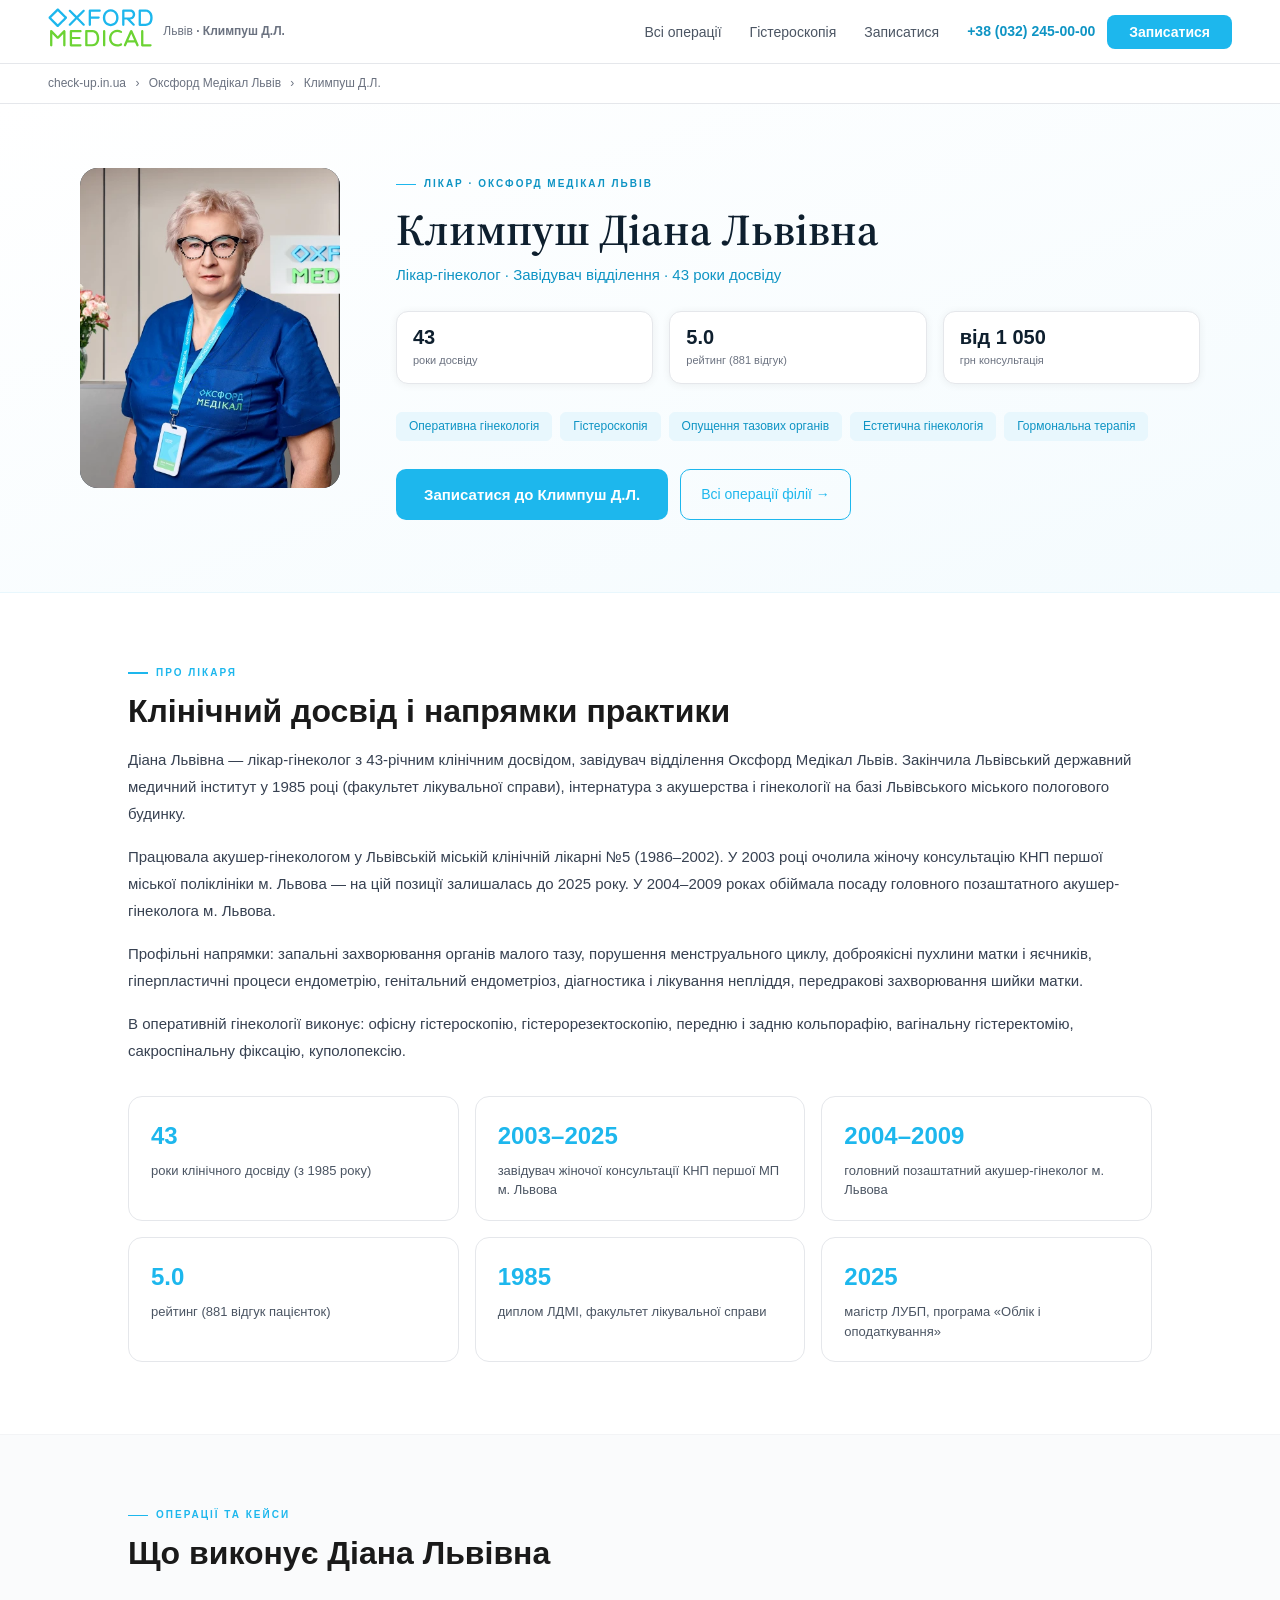
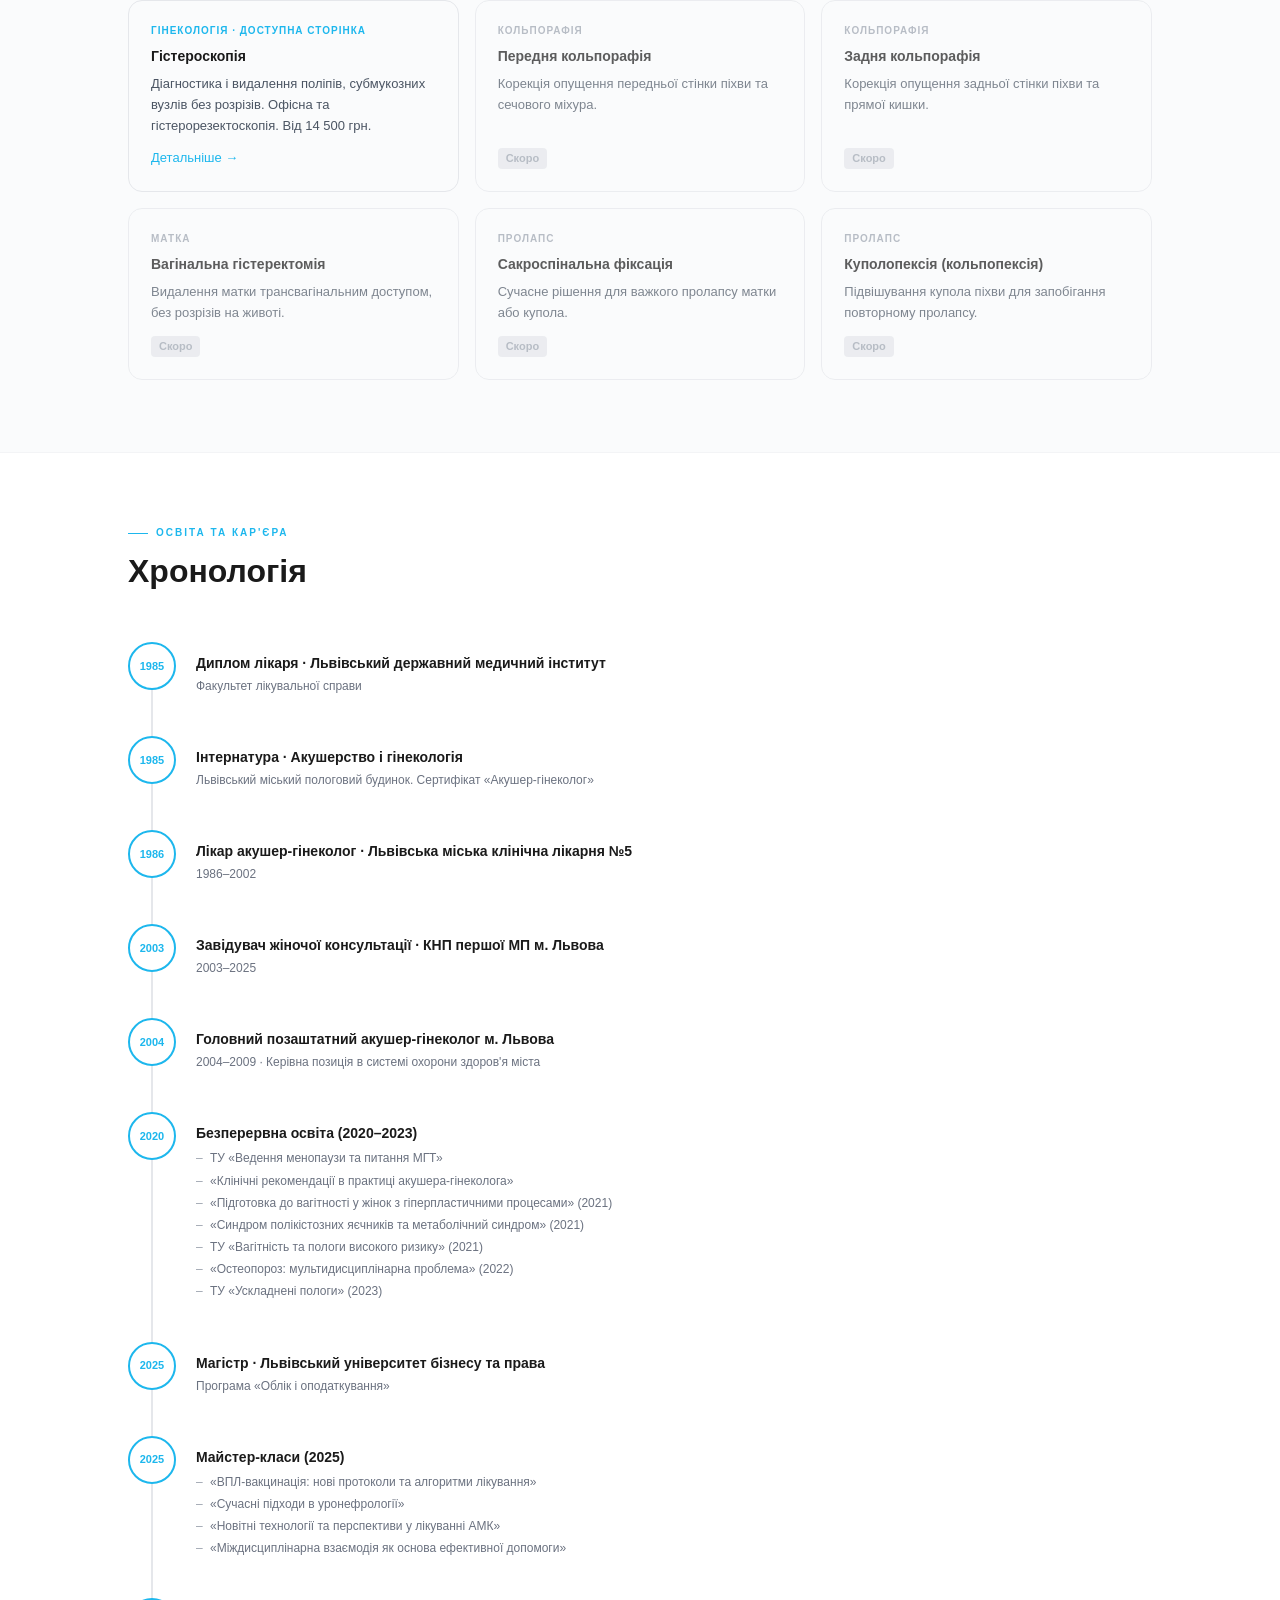
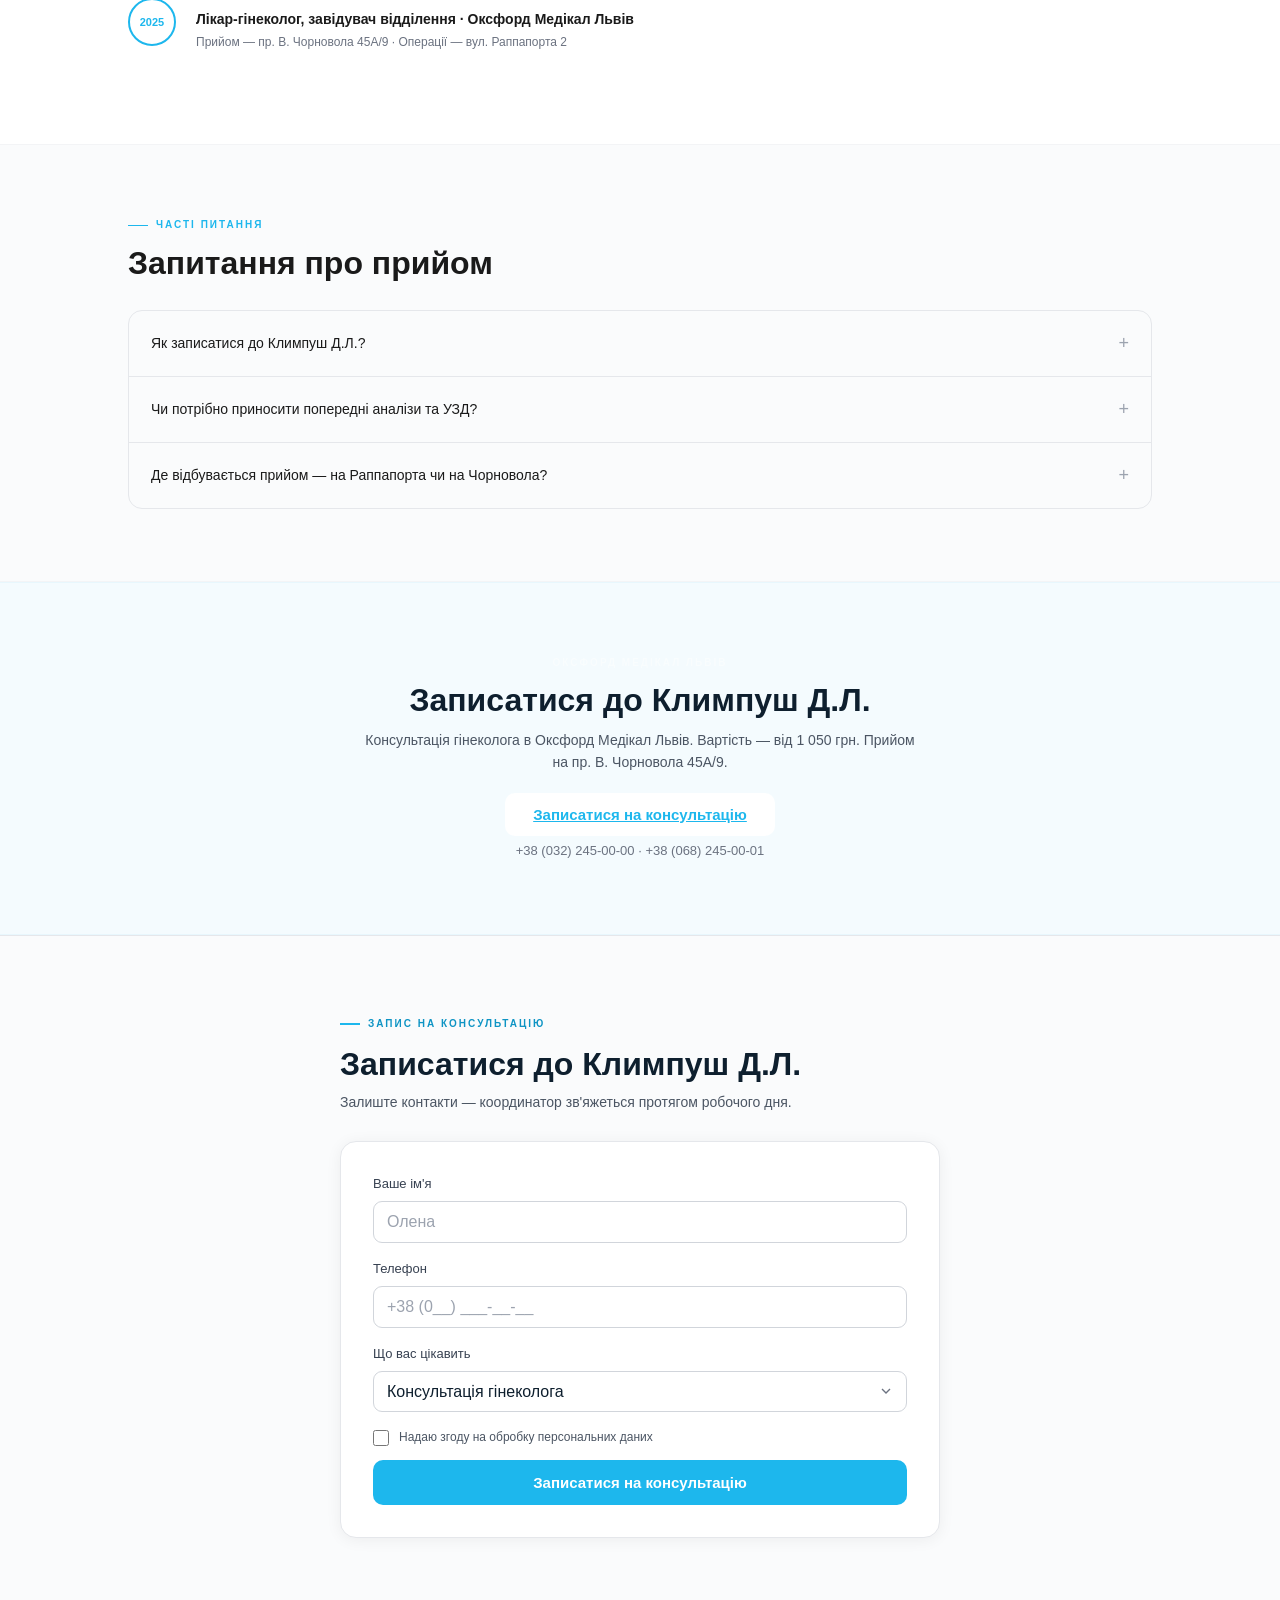
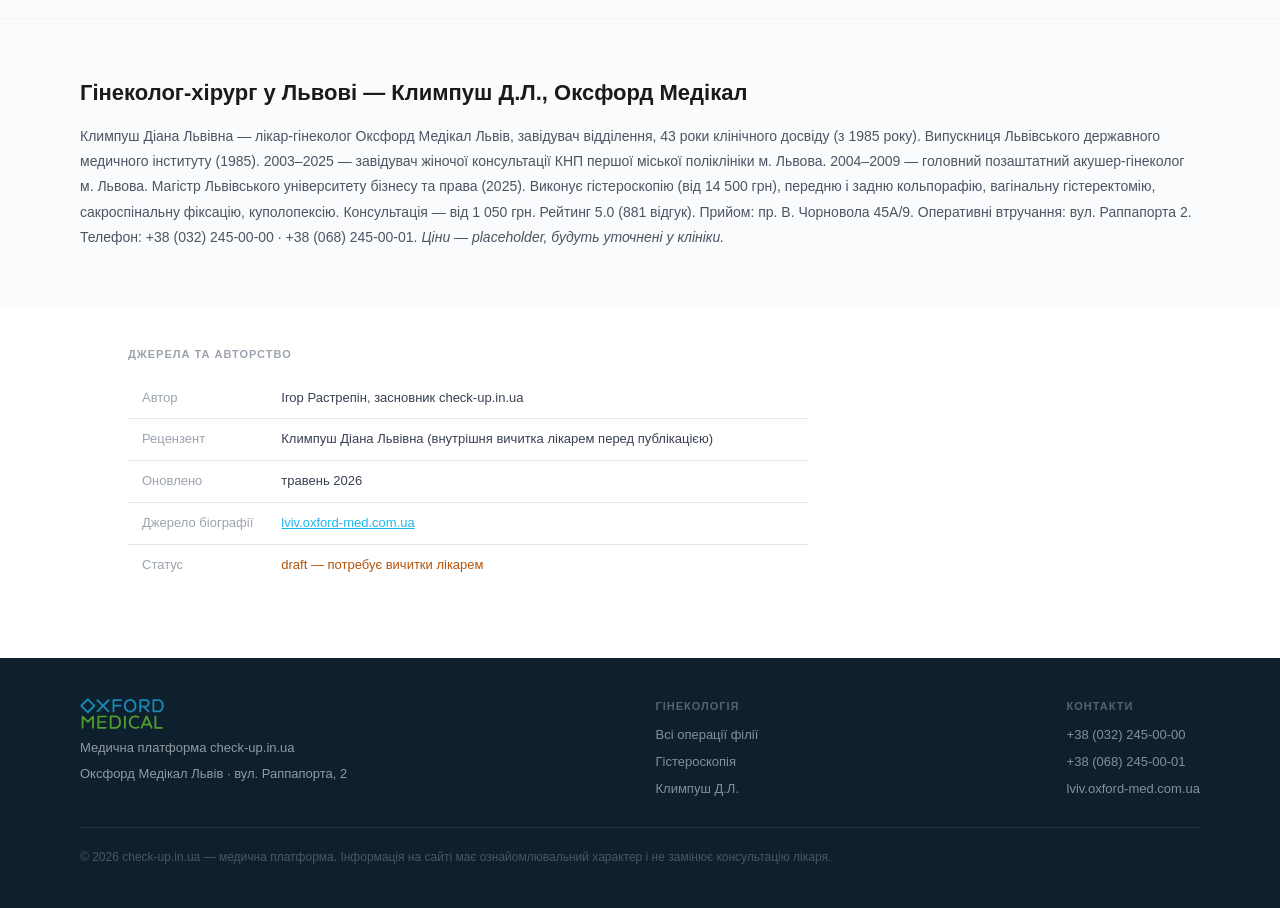
<file: lviv/doctors/klimpush/index.html>
<!DOCTYPE html>
<html lang="uk">
<head>
<meta charset="UTF-8"/>
<meta name="viewport" content="width=device-width,initial-scale=1.0"/>
<title>Климпуш Діана Львівна — гінеколог Оксфорд Медікал Львів, 43 роки досвіду</title>
<meta name="description" content="Климпуш Діана Львівна — лікар-гінеколог, завідувач відділення Оксфорд Медікал Львів. 43 роки досвіду. Гістероскопія, кольпорафія, вагінальна гістеректомія. Рейтинг 5.0 (881 відгук). Консультація від 1 050 грн."/>
<link rel="canonical" href="https://oxford-med.check-up.in.ua/lviv/doctors/klimpush"/>
<meta property="og:title" content="Климпуш Діана Львівна — гінеколог Оксфорд Медікал Львів"/>
<meta property="og:description" content="Лікар-гінеколог, завідувач відділення. 43 роки досвіду. Гістероскопія, кольпорафія, вагінальна гістеректомія. Рейтинг 5.0."/>
<meta property="og:image" content="https://oxford-med.check-up.in.ua/og/og-default-oxford-med.png"/>
<meta property="og:url" content="https://oxford-med.check-up.in.ua/lviv/doctors/klimpush"/>
<meta property="og:type" content="article"/>
<meta property="og:site_name" content="Оксфорд Медікал · check-up.in.ua"/>
<meta property="og:locale" content="uk_UA"/>
<meta name="twitter:card" content="summary_large_image"/>
<meta name="twitter:title" content="Климпуш Діана Львівна — гінеколог Оксфорд Медікал Львів"/>
<meta name="twitter:description" content="43 роки досвіду, рейтинг 5.0. Консультація від 1 050 грн. Оксфорд Медікал Львів."/>
<meta name="twitter:image" content="https://oxford-med.check-up.in.ua/og/og-default-oxford-med.png"/>
<script type="application/ld+json">
[
  {
    "@context":"https://schema.org",
    "@type":"Physician",
    "name":"Климпуш Діана Львівна",
    "description":"Лікар-гінеколог, завідувач відділення Оксфорд Медікал Львів. 43 роки клінічного досвіду.",
    "medicalSpecialty":"Gynecology",
    "worksFor":{
      "@type":"MedicalOrganization",
      "name":"Оксфорд Медікал Львів",
      "url":"https://oxford-med.check-up.in.ua/lviv/rappaporta"
    },
    "url":"https://oxford-med.check-up.in.ua/lviv/doctors/klimpush",
    "image":"https://oxford-med.check-up.in.ua/assets/doctors/klimpush-card.webp",
    "alumniOf":{
      "@type":"EducationalOrganization",
      "name":"Львівський державний медичний інститут"
    },
    "knowsAbout":["Гістероскопія","Гістерорезектоскопія","Кольпорафія","Вагінальна гістеректомія","Сакроспінальна фіксація"]
  },
  {
    "@context":"https://schema.org",
    "@type":"FAQPage",
    "mainEntity":[
      {"@type":"Question","name":"Як записатися до Климпуш Діани Львівни?","acceptedAnswer":{"@type":"Answer","text":"Через форму на цій сторінці або за телефоном +38 (032) 245-00-00. Консультація — від 1 050 грн. Прийом: пр. В. Чорновола 45А/9."}},
      {"@type":"Question","name":"Де відбувається прийом — на Раппапорта чи на Чорновола?","acceptedAnswer":{"@type":"Answer","text":"Консультативний прийом — на пр. В. Чорновола 45А/9. Оперативні втручання виконуються в оперблоці на вул. Раппапорта 2 — це інша філія мережі, де знаходиться операційна."}}
    ]
  },
  {
    "@context":"https://schema.org",
    "@type":"BreadcrumbList",
    "itemListElement":[
      {"@type":"ListItem","position":1,"name":"check-up.in.ua","item":"https://check-up.in.ua"},
      {"@type":"ListItem","position":2,"name":"Оксфорд Медікал Львів","item":"https://oxford-med.check-up.in.ua/lviv/rappaporta"},
      {"@type":"ListItem","position":3,"name":"Климпуш Д.Л.","item":"https://oxford-med.check-up.in.ua/lviv/doctors/klimpush"}
    ]
  }
]
</script>
<link rel="stylesheet" href="/assets/css/brand-tokens.css">
<link rel="preconnect" href="https://fonts.googleapis.com"/>
<link rel="preconnect" href="https://fonts.gstatic.com" crossorigin/>
<link href="https://fonts.googleapis.com/css2?family=Source+Serif+4:opsz,wght@8..60,400;8..60,600;8..60,700&family=Fixel+Display:wght@600;700&family=Fixel+Text:wght@400;500;600&display=swap" rel="stylesheet">
<style>
*,*::before,*::after{box-sizing:border-box;margin:0;padding:0}
body{font-family:'Fixel Text',sans-serif;background:#fff;color:var(--gray-900);line-height:1.6;-webkit-font-smoothing:antialiased}

.nav{display:flex;align-items:center;justify-content:space-between;padding:0 48px;height:64px;border-bottom:1px solid var(--gray-200);position:sticky;top:0;background:rgba(255,255,255,.97);backdrop-filter:blur(8px);z-index:200}
.nav-brand{display:flex;align-items:center;gap:10px;text-decoration:none}
.nav-logo-img{height:40px;width:auto}
.nav-links{display:flex;gap:28px;list-style:none}
.nav-links a{text-decoration:none;color:var(--gray-600);font-size:14px;transition:color .15s}
.nav-links a:hover{color:var(--ox-cyan)}
.nav-cta{background:var(--ox-cyan);color:#fff;border:none;padding:9px 22px;border-radius:8px;font-size:14px;font-weight:600;cursor:pointer;font-family:'Fixel Text',sans-serif;transition:background .2s}
.nav-cta:hover{background:var(--ox-cyan-dark)}

.breadcrumb-nav-top{font-size:12px;color:var(--gray-500);padding:10px 48px;background:#fff;border-bottom:1px solid var(--gray-200)}
.breadcrumb-nav-top a{color:var(--gray-500);text-decoration:none}
.breadcrumb-nav-top a:hover{color:var(--ox-cyan)}
.breadcrumb-nav-top span{margin:0 6px}

/* HERO */
.hero-dark{background:linear-gradient(160deg,#fff 0%,var(--ox-cyan-pale) 100%);border-bottom:1px solid var(--ox-cyan-light);padding:64px 48px 72px}
.hero-grid{max-width:1120px;margin:0 auto;display:grid;grid-template-columns:260px 1fr;gap:56px;align-items:start}
.hero-photo{border-radius:18px;overflow:hidden;aspect-ratio:260/320;background:var(--ink-soft)}
.hero-photo img{width:100%;height:100%;object-fit:cover;object-position:center top;display:block}
.hero-info{padding-top:8px}
.hero-eyebrow{font-size:10px;font-weight:600;letter-spacing:2px;text-transform:uppercase;color:var(--ox-cyan-dark);margin-bottom:14px;display:flex;align-items:center;gap:8px}
.hero-eyebrow::before{content:'';width:20px;height:1px;background:var(--ox-cyan);flex-shrink:0}
.hero-h1{font-family:'Source Serif 4',serif;font-style:normal;font-weight:600;font-size:44px;color:var(--ink);line-height:1.1;margin-bottom:8px}
.hero-specialty{font-size:15px;color:var(--ox-cyan-dark);font-weight:500;margin-bottom:24px}
.hero-stats{display:grid;grid-template-columns:repeat(3,1fr);gap:16px;margin-bottom:28px}
.stat-card{background:#fff;border:1.5px solid var(--gray-200);box-shadow:0 1px 8px rgba(0,0,0,.06);border-radius:12px;padding:14px 16px}
.stat-val{font-family:'Fixel Display',sans-serif;font-size:20px;font-weight:700;color:var(--ink);line-height:1.1}
.stat-label{font-size:11px;color:var(--gray-500);margin-top:4px}
.hero-tags{display:flex;flex-wrap:wrap;gap:8px;margin-bottom:28px}
.hero-tag{font-size:12px;color:var(--ox-cyan-dark);background:var(--ox-cyan-light);border:1px solid var(--ox-cyan-light);border-radius:6px;padding:4px 12px}
.hero-actions{display:flex;gap:12px;flex-wrap:wrap}
.btn-hero-primary{background:var(--ox-cyan);color:#fff;border:none;padding:13px 28px;border-radius:10px;font-size:15px;font-weight:600;cursor:pointer;font-family:'Fixel Text',sans-serif;transition:background .2s}
.btn-hero-primary:hover{background:var(--ox-cyan-dark)}
.btn-hero-ghost{background:transparent;color:var(--ox-cyan);border:1.5px solid var(--ox-cyan);padding:13px 20px;border-radius:10px;font-size:14px;font-weight:500;cursor:pointer;font-family:'Fixel Text',sans-serif;transition:all .2s;text-decoration:none;display:inline-block}
.btn-hero-ghost:hover{border-color:var(--ox-cyan-dark);color:var(--ox-cyan-dark)}

/* CONTEXT BLOCK (?case=) */
.context-section{background:var(--ox-cyan-pale);border-bottom:2px solid var(--ox-cyan-light);padding:36px 48px}
.context-inner{max-width:1120px;margin:0 auto}
.context-tag{font-size:10px;font-weight:600;letter-spacing:1.5px;text-transform:uppercase;color:var(--ox-cyan);margin-bottom:10px}
.context-headline{font-family:'Fixel Display',sans-serif;font-size:24px;font-weight:600;color:var(--gray-900);margin-bottom:12px;line-height:1.2}
.context-focus{font-size:14px;color:var(--gray-700);line-height:1.75;margin-bottom:16px;max-width:780px}
.context-stat{font-size:12px;color:var(--gray-500);margin-bottom:14px;font-weight:500}
.context-cta-link{font-size:14px;color:var(--ox-cyan);font-weight:600;text-decoration:none;display:inline-flex;align-items:center;gap:4px}
.context-cta-link:hover{text-decoration:underline}
#contextBlock{display:none}

/* SECTION */
.section{max-width:1120px;margin:0 auto;padding:72px 48px}
.section-eyebrow{font-size:10px;font-weight:600;letter-spacing:2px;text-transform:uppercase;color:var(--ox-cyan);margin-bottom:12px;display:flex;align-items:center;gap:8px}
.section-eyebrow::before{content:'';width:20px;height:1.5px;background:var(--ox-cyan);flex-shrink:0}
.section-title{font-family:'Fixel Display',sans-serif;font-size:32px;font-weight:600;color:var(--gray-900);line-height:1.15;margin-bottom:16px}
.section-body{font-size:15px;color:var(--gray-700);line-height:1.8;margin-bottom:16px}
.bg-gray{background:var(--gray-50);border-top:1px solid var(--gray-100);border-bottom:1px solid var(--gray-100)}

/* KEY FACTS */
.facts-grid{display:grid;grid-template-columns:repeat(3,1fr);gap:16px;margin-top:32px}
.fact-card{background:#fff;border:1.5px solid var(--gray-200);border-radius:14px;padding:20px 22px}
.fact-val{font-family:'Fixel Display',sans-serif;font-size:24px;font-weight:700;color:var(--ox-cyan);margin-bottom:6px}
.fact-label{font-size:13px;color:var(--gray-600);line-height:1.5}

/* OPERATIONS GRID */
.ops-grid{display:grid;grid-template-columns:repeat(3,1fr);gap:16px}
.ops-card{border:1.5px solid var(--gray-200);border-radius:14px;padding:22px;transition:all .2s;text-decoration:none;color:inherit;display:flex;flex-direction:column}
.ops-card.live:hover{border-color:var(--ox-cyan);box-shadow:0 4px 20px rgba(29,183,237,.1);transform:translateY(-1px)}
.ops-card.placeholder-card{opacity:.7;pointer-events:none}
.ops-card-tag{font-size:10px;font-weight:600;letter-spacing:1px;text-transform:uppercase;margin-bottom:8px}
.ops-tag-live{color:var(--ox-cyan)}
.ops-tag-soon{color:var(--gray-400)}
.ops-card-name{font-size:14px;font-weight:600;color:var(--gray-900);margin-bottom:8px;line-height:1.35}
.ops-card-desc{font-size:13px;color:var(--gray-600);line-height:1.6;flex:1;margin-bottom:12px}
.ops-card-link{font-size:13px;color:var(--ox-cyan);font-weight:500;display:flex;align-items:center;gap:4px;margin-top:auto}
.ops-card-soon-badge{display:inline-block;background:var(--gray-200);color:var(--gray-400);font-size:11px;font-weight:600;border-radius:4px;padding:2px 8px;margin-top:auto;align-self:flex-start}

/* TIMELINE */
.timeline{display:flex;flex-direction:column;gap:0;position:relative}
.timeline::before{content:'';position:absolute;left:23px;top:28px;bottom:28px;width:2px;background:var(--gray-200)}
.tl-item{display:grid;grid-template-columns:48px 1fr;gap:20px;padding:20px 0}
.tl-dot{width:48px;height:48px;border-radius:50%;background:#fff;border:2px solid var(--ox-cyan);display:flex;align-items:center;justify-content:center;flex-shrink:0;z-index:1;position:relative}
.tl-year{font-size:11px;font-weight:700;color:var(--ox-cyan);line-height:1}
.tl-body{padding-top:12px}
.tl-title{font-size:14px;font-weight:600;color:var(--gray-900);margin-bottom:4px;line-height:1.35}
.tl-desc{font-size:13px;color:var(--gray-600);line-height:1.6}
.tl-sub{font-size:12px;color:var(--gray-500);margin-top:2px}
.tl-events{list-style:none;margin-top:6px;display:flex;flex-direction:column;gap:3px}
.tl-events li{font-size:12px;color:var(--gray-500);padding-left:14px;position:relative}
.tl-events li::before{content:'–';position:absolute;left:0;color:var(--gray-400)}

/* FAQ */
.faq-list{display:flex;flex-direction:column;border:1px solid var(--gray-200);border-radius:14px;overflow:hidden}
.faq-item{border-bottom:1px solid var(--gray-200)}
.faq-item:last-child{border-bottom:none}
.faq-q{display:flex;align-items:center;justify-content:space-between;padding:18px 22px;cursor:pointer;font-size:14px;font-weight:500;color:var(--gray-900);transition:background .15s;gap:12px}
.faq-q:hover{background:var(--gray-50)}
.faq-q.open{color:var(--ox-cyan)}
.faq-icon{font-size:18px;color:var(--gray-400);transition:transform .2s;flex-shrink:0}
.faq-q.open .faq-icon{transform:rotate(45deg);color:var(--ox-cyan)}
.faq-a{overflow:hidden;max-height:0;padding:0 22px;font-size:13px;color:var(--gray-600);line-height:1.7;transition:max-height .3s ease,padding .3s ease}
.faq-a.open{max-height:400px;padding:0 22px 18px}

/* CTA BANNER */
.cta-banner{background:var(--ox-cyan-pale);border-top:1px solid var(--ox-cyan-light);border-bottom:1px solid var(--ox-cyan-light);padding:72px 48px;text-align:center}
.cta-banner-inner{max-width:560px;margin:0 auto}
.cta-banner-eyebrow{font-size:10px;font-weight:600;letter-spacing:2px;text-transform:uppercase;color:rgba(255,255,255,.45);margin-bottom:10px}
.cta-banner-title{font-family:'Fixel Display',sans-serif;font-size:32px;font-weight:600;color:var(--ink);margin-bottom:10px;line-height:1.2}
.cta-banner-sub{font-size:14px;color:var(--gray-600);margin-bottom:28px;line-height:1.6}
.btn-cta-white{background:#fff;color:var(--ox-cyan);border:none;padding:13px 28px;border-radius:10px;font-size:15px;font-weight:600;cursor:pointer;font-family:'Fixel Text',sans-serif;transition:all .2s}
.btn-cta-white:hover{background:var(--ox-cyan-light)}
.cta-banner-phone{font-size:13px;color:var(--gray-500);margin-top:14px}

/* INLINE FORM */
.inline-form-section{background:var(--gray-50);padding:80px 48px;border-top:1px solid var(--gray-200)}
.inline-form-inner{max-width:600px;margin:0 auto}
.inline-form-eyebrow{font-size:10px;font-weight:600;letter-spacing:2px;text-transform:uppercase;color:var(--ox-cyan-dark);margin-bottom:14px;display:flex;align-items:center;gap:8px}
.inline-form-eyebrow::before{content:'';width:20px;height:1.5px;background:var(--ox-cyan);flex-shrink:0}
.inline-form-title{font-family:'Fixel Display',sans-serif;font-size:32px;font-weight:600;color:var(--ink);margin-bottom:8px;line-height:1.15}
.inline-form-sub{font-size:14px;color:var(--gray-600);margin-bottom:28px;line-height:1.6}
.if-form{background:#fff;border:1.5px solid var(--gray-200);border-radius:16px;padding:32px;box-shadow:0 2px 16px rgba(0,0,0,.06)}
.if-field{margin-bottom:16px}
.if-field label{display:block;font-size:13px;font-weight:500;color:var(--gray-700);margin-bottom:6px}
.if-field input,.if-field select{width:100%;padding:11px 13px;border:1.5px solid var(--gray-300);border-radius:9px;font-family:'Fixel Text',sans-serif;font-size:16px;color:var(--ink);background:#fff;outline:none;transition:border-color .15s;box-sizing:border-box}
.if-field input::placeholder{color:var(--gray-400)}
.if-field input:focus,.if-field select:focus{border-color:var(--ox-cyan)}
.if-field select{cursor:pointer;appearance:none;background-image:url("data:image/svg+xml,%3Csvg xmlns='http://www.w3.org/2000/svg' width='16' height='16' viewBox='0 0 24 24' fill='none' stroke='%236b7280' stroke-width='2'%3E%3Cpolyline points='6 9 12 15 18 9'/%3E%3C/svg%3E");background-repeat:no-repeat;background-position:right 12px center}
.if-field select option{background:#fff;color:var(--ink)}
.if-consent{display:flex;align-items:flex-start;gap:10px;margin:14px 0;font-size:12px;color:var(--gray-600);line-height:1.5;cursor:pointer}
.if-consent input{margin-top:2px;flex-shrink:0;cursor:pointer;width:16px;height:16px;accent-color:var(--ox-cyan)}
.if-honey{display:none}
.if-submit{width:100%;background:var(--ox-cyan);border:none;border-radius:10px;padding:14px;font-family:'Fixel Text',sans-serif;font-size:15px;font-weight:600;color:#fff;cursor:pointer;transition:background .2s}
.if-submit:hover{background:var(--ox-cyan-dark)}
.if-success{display:none;text-align:center;padding:40px 20px}
.if-success-icon{font-size:42px;color:var(--ox-green);margin-bottom:14px}
.if-success-title{font-family:'Fixel Display',sans-serif;font-size:20px;color:var(--ink);margin-bottom:8px}
.if-success-sub{font-size:14px;color:var(--gray-600)}

/* GEO + EEAT */
.geo-block{background:var(--gray-50);border-top:1px solid var(--gray-100);padding:56px 48px}
.geo-inner{max-width:1120px;margin:0 auto}
.geo-title{font-family:'Fixel Display',sans-serif;font-size:22px;font-weight:600;color:var(--gray-900);margin-bottom:14px}
.geo-text{font-size:14px;color:var(--gray-600);line-height:1.8}
.eeat-section{max-width:1120px;margin:0 auto;padding:40px 48px 72px}
.eeat-title{font-size:11px;font-weight:600;text-transform:uppercase;letter-spacing:1px;color:var(--gray-400);margin-bottom:14px}
.eeat-table{width:100%;border-collapse:collapse;max-width:680px}
.eeat-table td{padding:10px 14px;font-size:13px;border-bottom:1px solid var(--gray-200);color:var(--gray-700);vertical-align:top}
.eeat-table td:first-child{color:var(--gray-400);font-weight:500;width:130px;white-space:nowrap}
.eeat-table tr:last-child td{border-bottom:none}

.footer{background:var(--ink);color:rgba(255,255,255,.55);padding:40px 48px;font-size:13px}
.footer-inner{max-width:1120px;margin:0 auto;display:flex;justify-content:space-between;align-items:flex-start;gap:40px;flex-wrap:wrap}
.footer-brand{display:flex;align-items:center;gap:10px;margin-bottom:8px;text-decoration:none}
.footer-logo-img{height:32px;opacity:.7}
.footer-col-title{font-size:11px;font-weight:600;text-transform:uppercase;letter-spacing:1px;color:rgba(255,255,255,.3);margin-bottom:10px}
.footer-links{list-style:none;display:flex;flex-direction:column;gap:6px}
.footer-links a{color:rgba(255,255,255,.5);text-decoration:none;font-size:13px;transition:color .15s}
.footer-links a:hover{color:rgba(255,255,255,.85)}
.footer-legal{border-top:1px solid rgba(255,255,255,.08);margin-top:28px;padding-top:20px;font-size:12px;color:rgba(255,255,255,.25);max-width:1120px;margin-left:auto;margin-right:auto}

/* UNCONFIRMED placeholder style */
.unconfirmed{text-decoration:line-through;text-decoration-color:var(--ox-cyan-dark);text-decoration-thickness:1.5px;cursor:help;position:relative}
.unconfirmed::after{content:'?';display:inline-flex;align-items:center;justify-content:center;width:14px;height:14px;border-radius:50%;background:var(--ox-cyan);color:white;font-size:9px;font-weight:700;text-decoration:none;vertical-align:super;margin-left:3px;font-family:-apple-system,system-ui,sans-serif}
.unconfirmed:hover{background:var(--ox-cyan-pale)}

/* BURGER NAV */
.nav-city{font-size:12px;color:var(--gray-500);white-space:nowrap}
.nav-burger{display:none;background:none;border:none;padding:8px;cursor:pointer;flex-direction:column;gap:4px}
.nav-burger span{display:block;width:22px;height:2px;background:var(--ink);border-radius:2px;transition:transform .2s,opacity .2s}
.nav-burger.open span:nth-child(1){transform:translateY(6px) rotate(45deg)}
.nav-burger.open span:nth-child(2){opacity:0}
.nav-burger.open span:nth-child(3){transform:translateY(-6px) rotate(-45deg)}
.nav-menu{display:flex;align-items:center;gap:28px}
.nav-contacts{display:flex;align-items:center;gap:12px}
.nav-phone{color:var(--ox-cyan-dark);font-weight:600;text-decoration:none;font-size:14px}

#appointment{scroll-margin-top:80px}
.modal-content h3{word-break:break-word}@media(max-width:480px){#bookingModal>div,#booking-modal>div{padding:24px 20px}}

@media(max-width:768px){
  .hero-grid,.facts-grid,.ops-grid{grid-template-columns:1fr}
  .hero-stats{grid-template-columns:repeat(2,1fr)}
  .hero-dark,.section,.cta-banner,.inline-form-section,.geo-block,.eeat-section,.footer{padding-left:20px;padding-right:20px}
  .context-section{padding-left:20px;padding-right:20px}
  .breadcrumb-nav-top{padding-left:20px;padding-right:20px}
  .nav{padding:0 20px}
  .hero-h1{font-size:32px}
  .section-title,.cta-banner-title,.inline-form-title{font-size:26px}
  .timeline::before{left:23px}
}
</style>

<script src="/assets/js/nav.js" defer></script>
</head>
<body>

<!-- NAV -->
<nav class="nav">
  <div class="nav-brand">
    <a href="/lviv/rappaporta"><img class="nav-logo-img" src="/assets/logo/oxford-medical-logo.svg" alt="Oxford Medical Львів" onerror="this.style.display='none'"></a>
    <div class="nav-city">Львів <b>· Климпуш Д.Л.</b></div>
  </div>
  <button class="nav-burger" aria-label="Меню" aria-expanded="false" onclick="toggleNav(this)">
    <span></span><span></span><span></span>
  </button>
  <div class="nav-menu">
    <ul class="nav-links">
      <li><a href="/lviv/rappaporta">Всі операції</a></li>
      <li><a href="/lviv/gisteroskopia">Гістероскопія</a></li>
      <li><a href="#appointment">Записатися</a></li>
    </ul>
    <div class="nav-contacts">
      <a href="tel:+380322450000" class="nav-phone">+38 (032) 245-00-00</a>
      <button class="nav-cta" onclick="openModal()">Записатися</button>
    </div>
  </div>
</nav>

<!-- BREADCRUMB -->
<nav class="breadcrumb-nav-top" aria-label="breadcrumb">
  <a href="https://check-up.in.ua">check-up.in.ua</a>
  <span>›</span>
  <a href="/lviv/rappaporta">Оксфорд Медікал Львів</a>
  <span>›</span>
  Климпуш Д.Л.
</nav>

<!-- БЛОК 1: HERO -->
<section class="hero-dark">
  <div class="hero-grid">
    <div class="hero-photo">
      <img src="/assets/doctors/klimpush-card.webp" alt="Климпуш Діана Львівна — гінеколог" onerror="this.parentElement.style.background='var(--ink-soft)'">
    </div>
    <div class="hero-info">
      <div class="hero-eyebrow">ЛІКАР · ОКСФОРД МЕДІКАЛ ЛЬВІВ</div>
      <h1 class="hero-h1">Климпуш Діана Львівна</h1>
      <p class="hero-specialty">Лікар-гінеколог · Завідувач відділення · 43 роки досвіду</p>
      <div class="hero-stats">
        <div class="stat-card">
          <div class="stat-val">43</div>
          <div class="stat-label">роки досвіду</div>
        </div>
        <div class="stat-card">
          <div class="stat-val">5.0</div>
          <div class="stat-label">рейтинг (881 відгук)</div>
        </div>
        <div class="stat-card">
          <div class="stat-val">від 1 050</div>
          <div class="stat-label">грн консультація</div>
        </div>
      </div>
      <div class="hero-tags">
        <span class="hero-tag">Оперативна гінекологія</span>
        <span class="hero-tag">Гістероскопія</span>
        <span class="hero-tag">Опущення тазових органів</span>
        <span class="hero-tag">Естетична гінекологія</span>
        <span class="hero-tag">Гормональна терапія</span>
      </div>
      <div class="hero-actions">
        <button class="btn-hero-primary" onclick="openModal()">Записатися до Климпуш Д.Л.</button>
        <a href="/lviv/rappaporta" class="btn-hero-ghost">Всі операції філії →</a>
      </div>
    </div>
  </div>
</section>

<!-- БЛОК 2: КОНТЕКСТНА ЧАСТИНА (?case=) -->
<div id="contextBlock" class="context-section">
  <div class="context-inner">
    <div class="context-tag" id="ctxTag">КЕЙ</div>
    <h2 class="context-headline" id="ctxHeadline"></h2>
    <p class="context-focus" id="ctxFocus"></p>
    <p class="context-stat" id="ctxStat"></p>
    <a href="#" class="context-cta-link" id="ctxCta"></a>
  </div>
</div>

<!-- БЛОК 3: ПРО ЛІКАРЯ -->
<div class="section">
  <div class="section-eyebrow">ПРО ЛІКАРЯ</div>
  <h2 class="section-title">Клінічний досвід і напрямки практики</h2>
  <p class="section-body">Діана Львівна — лікар-гінеколог з 43-річним клінічним досвідом, завідувач відділення Оксфорд Медікал Львів. Закінчила Львівський державний медичний інститут у 1985 році (факультет лікувальної справи), інтернатура з акушерства і гінекології на базі Львівського міського пологового будинку.</p>
  <p class="section-body">Працювала акушер-гінекологом у Львівській міській клінічній лікарні №5 (1986–2002). У 2003 році очолила жіночу консультацію КНП першої міської поліклініки м. Львова — на цій позиції залишалась до 2025 року. У 2004–2009 роках обіймала посаду головного позаштатного акушер-гінеколога м. Львова.</p>
  <p class="section-body">Профільні напрямки: запальні захворювання органів малого тазу, порушення менструального циклу, доброякісні пухлини матки і яєчників, гіперпластичні процеси ендометрію, генітальний ендометріоз, діагностика і лікування непліддя, передракові захворювання шийки матки.</p>
  <p class="section-body">В оперативній гінекології виконує: офісну гістероскопію, гістерорезектоскопію, передню і задню кольпорафію, вагінальну гістеректомію, сакроспінальну фіксацію, куполопексію.</p>
  <div class="facts-grid">
    <div class="fact-card"><div class="fact-val">43</div><div class="fact-label">роки клінічного досвіду (з 1985 року)</div></div>
    <div class="fact-card"><div class="fact-val">2003–2025</div><div class="fact-label">завідувач жіночої консультації КНП першої МП м. Львова</div></div>
    <div class="fact-card"><div class="fact-val">2004–2009</div><div class="fact-label">головний позаштатний акушер-гінеколог м. Львова</div></div>
    <div class="fact-card"><div class="fact-val">5.0</div><div class="fact-label">рейтинг (881 відгук пацієнток)</div></div>
    <div class="fact-card"><div class="fact-val">1985</div><div class="fact-label">диплом ЛДМІ, факультет лікувальної справи</div></div>
    <div class="fact-card"><div class="fact-val">2025</div><div class="fact-label">магістр ЛУБП, програма «Облік і оподаткування»</div></div>
  </div>
</div>

<!-- БЛОК 4: ОПЕРАЦІЇ ТА КЕЙСИ -->
<div class="bg-gray">
  <div class="section">
    <div class="section-eyebrow">ОПЕРАЦІЇ ТА КЕЙСИ</div>
    <h2 class="section-title" style="margin-bottom:28px">Що виконує Діана Львівна</h2>
    <div class="ops-grid">
      <a href="/lviv/gisteroskopia" class="ops-card live">
        <div class="ops-card-tag ops-tag-live">ГІНЕКОЛОГІЯ · ДОСТУПНА СТОРІНКА</div>
        <div class="ops-card-name">Гістероскопія</div>
        <p class="ops-card-desc">Діагностика і видалення поліпів, субмукозних вузлів без розрізів. Офісна та гістерорезектоскопія. Від 14 500 грн.</p>
        <span class="ops-card-link">Детальніше →</span>
      </a>
      <div class="ops-card placeholder-card">
        <div class="ops-card-tag ops-tag-soon">КОЛЬПОРАФІЯ</div>
        <div class="ops-card-name">Передня кольпорафія</div>
        <p class="ops-card-desc">Корекція опущення передньої стінки піхви та сечового міхура.</p>
        <span class="ops-card-soon-badge">Скоро</span>
      </div>
      <div class="ops-card placeholder-card">
        <div class="ops-card-tag ops-tag-soon">КОЛЬПОРАФІЯ</div>
        <div class="ops-card-name">Задня кольпорафія</div>
        <p class="ops-card-desc">Корекція опущення задньої стінки піхви та прямої кишки.</p>
        <span class="ops-card-soon-badge">Скоро</span>
      </div>
      <div class="ops-card placeholder-card">
        <div class="ops-card-tag ops-tag-soon">МАТКА</div>
        <div class="ops-card-name">Вагінальна гістеректомія</div>
        <p class="ops-card-desc">Видалення матки трансвагінальним доступом, без розрізів на животі.</p>
        <span class="ops-card-soon-badge">Скоро</span>
      </div>
      <div class="ops-card placeholder-card">
        <div class="ops-card-tag ops-tag-soon">ПРОЛАПС</div>
        <div class="ops-card-name">Сакроспінальна фіксація</div>
        <p class="ops-card-desc">Сучасне рішення для важкого пролапсу матки або купола.</p>
        <span class="ops-card-soon-badge">Скоро</span>
      </div>
      <div class="ops-card placeholder-card">
        <div class="ops-card-tag ops-tag-soon">ПРОЛАПС</div>
        <div class="ops-card-name">Куполопексія (кольпопексія)</div>
        <p class="ops-card-desc">Підвішування купола піхви для запобігання повторному пролапсу.</p>
        <span class="ops-card-soon-badge">Скоро</span>
      </div>
    </div>
  </div>
</div>

<!-- БЛОК 5: ОСВІТА ТА КАР'ЄРА -->
<div class="section">
  <div class="section-eyebrow">ОСВІТА ТА КАР'ЄРА</div>
  <h2 class="section-title" style="margin-bottom:32px">Хронологія</h2>
  <div class="timeline">
    <div class="tl-item">
      <div class="tl-dot"><span class="tl-year">1985</span></div>
      <div class="tl-body">
        <div class="tl-title">Диплом лікаря · Львівський державний медичний інститут</div>
        <div class="tl-sub">Факультет лікувальної справи</div>
      </div>
    </div>
    <div class="tl-item">
      <div class="tl-dot"><span class="tl-year">1985</span></div>
      <div class="tl-body">
        <div class="tl-title">Інтернатура · Акушерство і гінекологія</div>
        <div class="tl-sub">Львівський міський пологовий будинок. Сертифікат «Акушер-гінеколог»</div>
      </div>
    </div>
    <div class="tl-item">
      <div class="tl-dot"><span class="tl-year">1986</span></div>
      <div class="tl-body">
        <div class="tl-title">Лікар акушер-гінеколог · Львівська міська клінічна лікарня №5</div>
        <div class="tl-sub">1986–2002</div>
      </div>
    </div>
    <div class="tl-item">
      <div class="tl-dot"><span class="tl-year">2003</span></div>
      <div class="tl-body">
        <div class="tl-title">Завідувач жіночої консультації · КНП першої МП м. Львова</div>
        <div class="tl-sub">2003–2025</div>
      </div>
    </div>
    <div class="tl-item">
      <div class="tl-dot"><span class="tl-year">2004</span></div>
      <div class="tl-body">
        <div class="tl-title">Головний позаштатний акушер-гінеколог м. Львова</div>
        <div class="tl-sub">2004–2009 · Керівна позиція в системі охорони здоров'я міста</div>
      </div>
    </div>
    <div class="tl-item">
      <div class="tl-dot"><span class="tl-year">2020</span></div>
      <div class="tl-body">
        <div class="tl-title">Безперервна освіта (2020–2023)</div>
        <ul class="tl-events">
          <li>ТУ «Ведення менопаузи та питання МГТ»</li>
          <li>«Клінічні рекомендації в практиці акушера-гінеколога»</li>
          <li>«Підготовка до вагітності у жінок з гіперпластичними процесами» (2021)</li>
          <li>«Синдром полікістозних яєчників та метаболічний синдром» (2021)</li>
          <li>ТУ «Вагітність та пологи високого ризику» (2021)</li>
          <li>«Остеопороз: мультидисциплінарна проблема» (2022)</li>
          <li>ТУ «Ускладнені пологи» (2023)</li>
        </ul>
      </div>
    </div>
    <div class="tl-item">
      <div class="tl-dot"><span class="tl-year">2025</span></div>
      <div class="tl-body">
        <div class="tl-title">Магістр · Львівський університет бізнесу та права</div>
        <div class="tl-sub">Програма «Облік і оподаткування»</div>
      </div>
    </div>
    <div class="tl-item">
      <div class="tl-dot"><span class="tl-year">2025</span></div>
      <div class="tl-body">
        <div class="tl-title">Майстер-класи (2025)</div>
        <ul class="tl-events">
          <li>«ВПЛ-вакцинація: нові протоколи та алгоритми лікування»</li>
          <li>«Сучасні підходи в уронефрології»</li>
          <li>«Новітні технології та перспективи у лікуванні АМК»</li>
          <li>«Міждисциплінарна взаємодія як основа ефективної допомоги»</li>
        </ul>
      </div>
    </div>
    <div class="tl-item">
      <div class="tl-dot"><span class="tl-year">2025</span></div>
      <div class="tl-body">
        <div class="tl-title">Лікар-гінеколог, завідувач відділення · Оксфорд Медікал Львів</div>
        <div class="tl-sub">Прийом — пр. В. Чорновола 45А/9 · Операції — вул. Раппапорта 2</div>
      </div>
    </div>
  </div>
</div>

<!-- БЛОК 6: FAQ -->
<div class="bg-gray">
  <div class="section">
    <div class="section-eyebrow">ЧАСТІ ПИТАННЯ</div>
    <h2 class="section-title" style="margin-bottom:28px">Запитання про прийом</h2>
    <div class="faq-list">
      <div class="faq-item">
        <div class="faq-q" onclick="toggleFaq(this)">
          <span>Як записатися до Климпуш Д.Л.?</span>
          <span class="faq-icon">+</span>
        </div>
        <div class="faq-a">Через форму на цій сторінці або за телефоном +38 (032) 245-00-00 · +38 (068) 245-00-01. Консультація — від 1 050 грн. Прийом: Оксфорд Медікал Львів, пр. В. Чорновола 45А/9.</div>
      </div>
      <div class="faq-item">
        <div class="faq-q" onclick="toggleFaq(this)">
          <span>Чи потрібно приносити попередні аналізи та УЗД?</span>
          <span class="faq-icon">+</span>
        </div>
        <div class="faq-a">Будь-яка наявна документація пришвидшує консультацію. Особливо корисні попередні УЗД органів малого таза, мазки, ПАП-тест. Якщо є попередня гістологія — обов'язково візьміть з собою.</div>
      </div>
      <div class="faq-item">
        <div class="faq-q" onclick="toggleFaq(this)">
          <span>Де відбувається прийом — на Раппапорта чи на Чорновола?</span>
          <span class="faq-icon">+</span>
        </div>
        <div class="faq-a">Консультативний прийом Діани Львівни — на пр. В. Чорновола 45А/9. Оперативні втручання виконуються в оперблоці на вул. Раппапорта 2 — це інша філія мережі, де знаходиться операційна.</div>
      </div>
    </div>
  </div>
</div>

<!-- БЛОК 7: CTA БАНЕР -->
<section class="cta-banner">
  <div class="cta-banner-inner">
    <div class="cta-banner-eyebrow">ОКСФОРД МЕДІКАЛ ЛЬВІВ</div>
    <h2 class="cta-banner-title">Записатися до Климпуш Д.Л.</h2>
    <p class="cta-banner-sub">Консультація гінеколога в Оксфорд Медікал Львів. Вартість — від 1 050 грн. Прийом на пр. В. Чорновола 45А/9.</p>
    <a href="#appointment" class="btn-cta-white">Записатися на консультацію</a>
    <p class="cta-banner-phone">+38 (032) 245-00-00 · +38 (068) 245-00-01</p>
  </div>
</section>

<!-- БЛОК 8: ФОРМА -->
<section class="inline-form-section" id="appointment">
  <div class="inline-form-inner">
    <div class="inline-form-eyebrow">ЗАПИС НА КОНСУЛЬТАЦІЮ</div>
    <h2 class="inline-form-title">Записатися до Климпуш Д.Л.</h2>
    <p class="inline-form-sub">Залиште контакти — координатор зв'яжеться протягом робочого дня.</p>
    <div class="if-form">
      <div id="formSuccess" class="if-success">
        <div class="if-success-icon">✓</div>
        <div class="if-success-title">Заявку надіслано</div>
        <p class="if-success-sub">Координатор зв'яжеться з вами протягом робочого дня.</p>
      </div>
      <form id="mainForm" onsubmit="submitForm(event)">
        <input type="text" name="honey" class="if-honey" tabindex="-1" autocomplete="off">
        <div class="if-field">
          <label for="fname">Ваше ім'я</label>
          <input type="text" id="fname" name="name" placeholder="Олена" autocomplete="given-name">
        </div>
        <div class="if-field">
          <label for="fphone">Телефон</label>
          <input type="tel" id="fphone" name="phone" placeholder="+38 (0__) ___-__-__" autocomplete="tel">
        </div>
        <div class="if-field">
          <label for="fcase">Що вас цікавить</label>
          <select id="fcase" name="case">
            <option value="konsultatsia">Консультація гінеколога</option>
            <option value="gisteroskopia">Гістероскопія</option>
            <option value="kolporafia">Кольпорафія</option>
            <option value="gisterektomiya">Вагінальна гістеректомія</option>
            <option value="other">Інше питання</option>
          </select>
        </div>
        <label class="if-consent">
          <input type="checkbox" id="fconsent">
          <span>Надаю згоду на обробку персональних даних</span>
        </label>
        <button type="submit" class="if-submit">Записатися на консультацію</button>
      </form>
    </div>
  </div>
</section>

<!-- GEO -->
<div class="geo-block">
  <div class="geo-inner">
    <h2 class="geo-title">Гінеколог-хірург у Львові — Климпуш Д.Л., Оксфорд Медікал</h2>
    <p class="geo-text">Климпуш Діана Львівна — лікар-гінеколог Оксфорд Медікал Львів, завідувач відділення, 43 роки клінічного досвіду (з 1985 року). Випускниця Львівського державного медичного інституту (1985). 2003–2025 — завідувач жіночої консультації КНП першої міської поліклініки м. Львова. 2004–2009 — головний позаштатний акушер-гінеколог м. Львова. Магістр Львівського університету бізнесу та права (2025). Виконує гістероскопію (від 14 500 грн), передню і задню кольпорафію, вагінальну гістеректомію, сакроспінальну фіксацію, куполопексію. Консультація — від 1 050 грн. Рейтинг 5.0 (881 відгук). Прийом: пр. В. Чорновола 45А/9. Оперативні втручання: вул. Раппапорта 2. Телефон: +38 (032) 245-00-00 · +38 (068) 245-00-01. <em>Ціни — placeholder, будуть уточнені у клініки.</em></p>
  </div>
</div>

<!-- E-E-A-T -->
<div class="eeat-section">
  <div class="eeat-title">ДЖЕРЕЛА ТА АВТОРСТВО</div>
  <table class="eeat-table">
    <tr><td>Автор</td><td>Ігор Растрепін, засновник check-up.in.ua</td></tr>
    <tr><td>Рецензент</td><td>Климпуш Діана Львівна (внутрішня вичитка лікарем перед публікацією)</td></tr>
    <tr><td>Оновлено</td><td>травень 2026</td></tr>
    <tr><td>Джерело біографії</td><td><a href="https://lviv.oxford-med.com.ua/doctors/klimpush-diana-lvivna/" target="_blank" rel="noopener" style="color:var(--ox-cyan)">lviv.oxford-med.com.ua</a></td></tr>
    <tr><td>Статус</td><td style="color:#b45309">draft — потребує вичитки лікарем</td></tr>
  </table>
</div>

<!-- FOOTER -->
<footer class="footer">
  <div class="footer-inner">
    <div>
      <a href="/lviv/rappaporta" class="footer-brand">
        <img src="/assets/logo/oxford-medical-logo.svg" alt="Oxford Medical" class="footer-logo-img">
      </a>
      <p>Медична платформа check-up.in.ua</p>
      <p style="margin-top:6px">Оксфорд Медікал Львів · вул. Раппапорта, 2</p>
    </div>
    <div>
      <div class="footer-col-title">ГІНЕКОЛОГІЯ</div>
      <ul class="footer-links">
        <li><a href="/lviv/rappaporta">Всі операції філії</a></li>
        <li><a href="/lviv/gisteroskopia">Гістероскопія</a></li>
        <li><a href="/lviv/doctors/klimpush">Климпуш Д.Л.</a></li>
      </ul>
    </div>
    <div>
      <div class="footer-col-title">КОНТАКТИ</div>
      <ul class="footer-links">
        <li><a href="tel:+380322450000">+38 (032) 245-00-00</a></li>
        <li><a href="tel:+380682450001">+38 (068) 245-00-01</a></li>
        <li><a href="https://lviv.oxford-med.com.ua" target="_blank" rel="noopener">lviv.oxford-med.com.ua</a></li>
      </ul>
    </div>
  </div>
  <div class="footer-legal">
    © 2026 check-up.in.ua — медична платформа. Інформація на сайті має ознайомлювальний характер і не замінює консультацію лікаря.
  </div>
</footer>

<!-- BOOKING MODAL -->
<div id="bookingModal" style="display:none;position:fixed;inset:0;z-index:1000;background:rgba(14,31,46,.85);backdrop-filter:blur(4px);align-items:center;justify-content:center">
  <div style="background:#fff;border-radius:20px;padding:40px;max-width:460px;width:calc(100% - 32px);position:relative;max-height:90vh;overflow-y:auto">
    <button onclick="closeModal()" style="position:absolute;top:16px;right:16px;background:none;border:none;font-size:20px;cursor:pointer;color:var(--gray-400)">×</button>
    <div style="font-size:10px;font-weight:600;letter-spacing:2px;text-transform:uppercase;color:var(--ox-cyan);margin-bottom:10px">ЗАПИС НА КОНСУЛЬТАЦІЮ</div>
    <h3 style="font-family:'Fixel Display',sans-serif;font-size:20px;color:var(--gray-900);margin-bottom:6px">Климпуш Діана Львівна</h3>
    <p style="font-size:13px;color:var(--gray-500);margin-bottom:24px">Оксфорд Медікал Львів · від 1 050 грн</p>
    <div id="modalSuccess" style="display:none;text-align:center;padding:20px 0">
      <div style="font-size:42px;color:var(--ox-green);margin-bottom:12px">✓</div>
      <div style="font-family:'Fixel Display',sans-serif;font-size:18px;color:var(--gray-900);margin-bottom:8px">Заявку надіслано</div>
      <p style="font-size:14px;color:var(--gray-500)">Зателефонуємо протягом робочого дня.</p>
    </div>
    <form id="modalForm" onsubmit="submitModal(event)">
      <input type="text" name="honey" style="display:none" tabindex="-1" autocomplete="off">
      <div style="margin-bottom:14px">
        <label style="display:block;font-size:13px;font-weight:500;color:var(--gray-700);margin-bottom:5px">Ваше ім'я</label>
        <input id="mname" name="name" type="text" placeholder="Олена" style="width:100%;padding:11px 13px;border:1.5px solid var(--gray-300);border-radius:8px;font-family:'Fixel Text',sans-serif;font-size:16px;outline:none;transition:border-color .15s;box-sizing:border-box" onfocus="this.style.borderColor='var(--ox-cyan)'" onblur="this.style.borderColor='var(--gray-300)'">
      </div>
      <div style="margin-bottom:14px">
        <label style="display:block;font-size:13px;font-weight:500;color:var(--gray-700);margin-bottom:5px">Телефон</label>
        <input id="mphone" name="phone" type="tel" placeholder="+38 (0__) ___-__-__" style="width:100%;padding:11px 13px;border:1.5px solid var(--gray-300);border-radius:8px;font-family:'Fixel Text',sans-serif;font-size:16px;outline:none;transition:border-color .15s;box-sizing:border-box" onfocus="this.style.borderColor='var(--ox-cyan)'" onblur="this.style.borderColor='var(--gray-300)'">
      </div>
      <label style="display:flex;align-items:flex-start;gap:8px;margin-bottom:18px;cursor:pointer">
        <input id="mconsent" type="checkbox" style="margin-top:2px;width:15px;height:15px;accent-color:var(--ox-cyan);flex-shrink:0">
        <span style="font-size:12px;color:var(--gray-500);line-height:1.5">Надаю згоду на обробку персональних даних</span>
      </label>
      <button type="submit" style="width:100%;background:var(--ox-cyan);border:none;border-radius:10px;padding:14px;font-family:'Fixel Text',sans-serif;font-size:15px;font-weight:600;color:#fff;cursor:pointer;transition:background .2s">Записатися</button>
    </form>
  </div>
</div>

<script>
// ?case= context block data
const CASES = {
  gisteroskopia: {
    tag: 'ГІСТЕРОСКОПІЯ',
    headline: 'Гістероскопія — діагностика і видалення поліпів без розрізів',
    focus: 'Діана Львівна виконує офісну гістероскопію та гістерорезектоскопію в оперблоці на вул. Раппапорта 2. Поглиблений досвід з гіперпластичних процесів ендометрію — окрема ділянка її практичної експертизи. У 2021 році проходила конференцію «Підготовка до вагітності у жінок з гіперпластичними процесами».',
    stat: '43 роки клінічного досвіду · завідувач відділення · 881 відгук пацієнток',
    cta: 'Детальніше → /lviv/gisteroskopia',
    ctaHref: '/lviv/gisteroskopia'
  },
  'peredna-kolporafia': {
    tag: 'КОЛЬПОРАФІЯ',
    headline: 'Кольпорафія — корекція опущення стінок піхви',
    focus: 'Діана Львівна виконує передню і задню кольпорафію при опущенні і випадінні матки. Спеціалізується на трансвагінальних операціях при пролапсі тазових органів. 2004–2009 — головна позаштатна акушер-гінеколог м. Львова.',
    stat: '43 роки клінічного досвіду · завідувач відділення',
    cta: 'Сторінка в роботі',
    ctaHref: '#'
  },
  'zadnya-kolporafia': {
    tag: 'КОЛЬПОРАФІЯ',
    headline: 'Кольпорафія — корекція опущення стінок піхви',
    focus: 'Діана Львівна виконує передню і задню кольпорафію при опущенні і випадінні матки. Спеціалізується на трансвагінальних операціях при пролапсі тазових органів.',
    stat: '43 роки клінічного досвіду · завідувач відділення',
    cta: 'Сторінка в роботі',
    ctaHref: '#'
  },
  'vaginalna-gisterektomiya': {
    tag: 'ВАГІНАЛЬНА ГІСТЕРЕКТОМІЯ',
    headline: 'Вагінальна гістеректомія — видалення матки трансвагінальним доступом',
    focus: 'Діана Львівна виконує вагінальну гістеректомію — видалення матки без розрізів на животі, через природний шлях. Метод обирається при випадінні матки, поєднаній патології, аденоміозі. Клінічний досвід з акушерства і гінекології з 1985 року, керівні позиції в системі охорони здоров'я м. Львова з 2003 року.',
    stat: '43 роки клінічного досвіду · завідувач відділення',
    cta: 'Сторінка в роботі',
    ctaHref: '#'
  },
  'sakrospinalna-fiksaciya': {
    tag: 'ПРОЛАПС',
    headline: 'Сакроспінальна фіксація і куполопексія — лікування важкого пролапсу',
    focus: 'Діана Львівна виконує сучасні методи корекції пролапсу — сакроспінальну фіксацію і куполопексію. Обирається при важкому випадінні матки або куполу піхви після попередньої гістеректомії.',
    stat: '43 роки клінічного досвіду · завідувач відділення',
    cta: 'Сторінка в роботі',
    ctaHref: '#'
  },
  kupolopeksia: {
    tag: 'ПРОЛАПС',
    headline: 'Куполопексія — підвішування купола піхви',
    focus: 'Діана Львівна виконує куполопексію (кольпопексію) при важкому пролапсі купола піхви після попередньої гістеректомії.',
    stat: '43 роки клінічного досвіду · завідувач відділення',
    cta: 'Сторінка в роботі',
    ctaHref: '#'
  }
};

// Read ?case= param and show context block
(function(){
  const params = new URLSearchParams(window.location.search);
  const caseKey = params.get('case');
  if(!caseKey || !CASES[caseKey]) return;
  const d = CASES[caseKey];
  document.getElementById('contextBlock').style.display = 'block';
  document.getElementById('ctxTag').textContent = d.tag;
  document.getElementById('ctxHeadline').textContent = d.headline;
  document.getElementById('ctxFocus').textContent = d.focus;
  document.getElementById('ctxStat').textContent = d.stat;
  const ctaEl = document.getElementById('ctxCta');
  ctaEl.textContent = d.cta;
  ctaEl.href = d.ctaHref;
  // Prefill form select if relevant
  const sel = document.getElementById('fcase');
  if(sel && caseKey === 'gisteroskopia') sel.value = 'gisteroskopia';
})();

// FAQ
function toggleFaq(el){
  const a = el.nextElementSibling;
  const isOpen = a.classList.contains('open');
  document.querySelectorAll('.faq-q.open').forEach(q=>{q.classList.remove('open');q.nextElementSibling.classList.remove('open')});
  if(!isOpen){el.classList.add('open');a.classList.add('open')}
}

// Inline form
function submitForm(e){
  e.preventDefault();
  const name = document.getElementById('fname').value.trim();
  const phone = document.getElementById('fphone').value.trim();
  const consent = document.getElementById('fconsent').checked;
  if(!name||!phone||!consent) return;
  const caseVal = document.getElementById('fcase').value;
  fetch('/api/leads/oxfordmed',{method:'POST',headers:{'Content-Type':'application/json'},body:JSON.stringify({name,phone,case:caseVal,consent_given:true,source:'inline_form_klimpush',doctor:'klimpush',clinic:'oxford-med-lviv'})}).catch(()=>{});
  document.getElementById('mainForm').style.display = 'none';
  document.getElementById('formSuccess').style.display = 'block';
}

// Modal
function openModal(){
  const m = document.getElementById('bookingModal');
  m.style.display = 'flex';
  document.body.style.overflow = 'hidden';
}
function closeModal(){
  document.getElementById('bookingModal').style.display = 'none';
  document.body.style.overflow = '';
}
document.getElementById('bookingModal').addEventListener('click',function(e){if(e.target===this)closeModal()});
document.addEventListener('keydown',e=>{if(e.key==='Escape')closeModal()});
function submitModal(e){
  e.preventDefault();
  const name = document.getElementById('mname').value.trim();
  const phone = document.getElementById('mphone').value.trim();
  const consent = document.getElementById('mconsent').checked;
  if(!name||!phone||!consent) return;
  fetch('/api/leads/oxfordmed',{method:'POST',headers:{'Content-Type':'application/json'},body:JSON.stringify({name,phone,case:'konsultatsia',consent_given:true,source:'modal_klimpush',doctor:'klimpush',clinic:'oxford-med-lviv'})}).catch(()=>{});
  document.getElementById('modalForm').style.display = 'none';
  document.getElementById('modalSuccess').style.display = 'block';
}
</script>
</body>
</html>
</file>
<file: assets/css/brand-tokens.css>
/**
 * brand-tokens.css — Оксфорд Медікал Львів · Design Tokens v1.0
 * Єдине джерело CSS custom properties для всіх сторінок сайту.
 * Підключається в <head> першим, до будь-яких інших стилів.
 *
 * Оновлено: травень 2026
 * Джерело: Oxford Medical Brand Guidelines v1.0
 * Форк: onclinic-web brand-tokens.css → замінено navy/gold/crimson → cyan/green/ink
 */

:root {

  /* ─── PRIMARY CYAN (основний бренд, замінює navy) ──────────────── */
  --ox-cyan:       #1DB7ED;   /* primary — кнопки, hero CTA, eyebrow-лінія  */
  --ox-cyan-dark:  #0E94C4;   /* hover-стан для CTA і посилань               */
  --ox-cyan-light: #E8F7FD;   /* selected state, light section backgrounds   */
  --ox-cyan-pale:  #F4FBFE;   /* subtle background / callout bg              */

  /* ─── GREEN ACCENT (success / secondary CTA, замінює gold) ──────── */
  --ox-green:      #6BD333;   /* accent — secondary CTA, success-стани, теги */
  --ox-green-dark: #4FA821;   /* hover для green CTA                          */
  --ox-green-light:#EFFBE5;   /* success callout background                   */

  /* ─── DARK / INK (hero bg, H1, темні секції) ────────────────────── */
  --ink:           #0E1F2E;   /* темний hero / темні секції                   */
  --ink-soft:      #1F3346;   /* вторинний dark                               */

  /* ─── GRAY SCALE ────────────────────────────────────────────────── */
  --gray-50:   #fafbfc;
  --gray-100:  #F3F4F6;
  --gray-200:  #E5E7EB;
  --gray-300:  #D1D5DB;
  --gray-400:  #9CA3AF;
  --gray-500:  #6B7280;
  --gray-600:  #4B5563;
  --gray-700:  #374151;
  --gray-900:  #1a1a1a;

  /* ─── SEMANTIC ALIASES ──────────────────────────────────────────── */
  --bg:     #f8fafc;   /* page background (off-white)                     */
  --white:  #ffffff;
  --text:   #0E1F2E;   /* основний текст = ink                             */
  --muted:  #64748b;   /* другорядний текст, підписи                      */
  --border: #e2e8f0;   /* рамки карток, розділювачі                       */
  --radius: 12px;      /* border-radius default                           */

  /* ─── BACKWARD-COMPAT ALIASES (для форму і компонентів) ─────────── */
  /* Компоненти що посилаються на --blue-* або --gold → redirect → cyan/green */
  --blue-deep:  var(--ox-cyan);
  --blue:       var(--ox-cyan);
  --blue-mid:   var(--ox-cyan-dark);
  --blue-light: var(--ox-cyan-light);
  --gold:       var(--ox-green);
  --gold2:      var(--ox-green-dark);
  --gold-light: var(--ox-green-light);
  --gold-mid:   #C6EFA0;
  --gold-bg:    var(--ox-green-light);

  /* ─── SHADOWS ───────────────────────────────────────────────────── */
  --shadow-sm: 0 1px 6px rgba(0,0,0,.06);
  --shadow-md: 0 4px 20px rgba(0,0,0,.08);
  --shadow-lg: 0 8px 40px rgba(0,0,0,.10);

}
</file>
